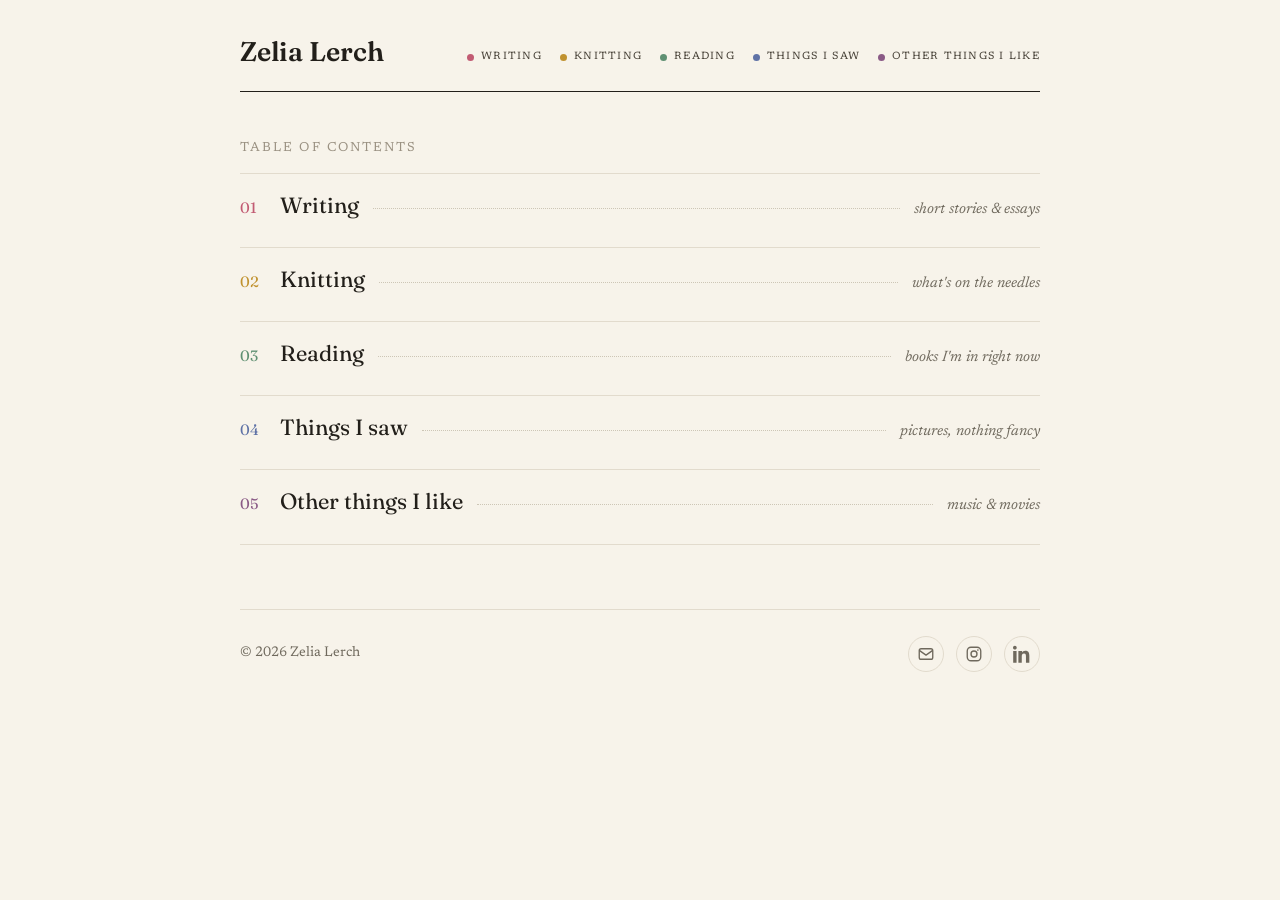
<file: index.html>
<!DOCTYPE html>
<html lang="en">
<head>
<meta charset="utf-8">
<meta name="viewport" content="width=device-width, initial-scale=1">
<title>Zelia Lerch</title>
<link rel="preconnect" href="https://fonts.googleapis.com">
<link rel="preconnect" href="https://fonts.gstatic.com" crossorigin>
<link href="https://fonts.googleapis.com/css2?family=Fraunces:ital,opsz,wght@0,9..144,400;0,9..144,500;0,9..144,600;1,9..144,400&family=Newsreader:ital,opsz,wght@0,6..72,400;0,6..72,500;1,6..72,400&display=swap" rel="stylesheet">
<link href="style.css" rel="stylesheet">
<link rel="icon" href="favicon.ico" sizes="any">
<link rel="icon" type="image/png" sizes="32x32" href="favicon-32.png">
<link rel="icon" type="image/png" sizes="16x16" href="favicon-16.png">
<link rel="apple-touch-icon" href="apple-touch-icon.png">
</head>
<body class="sec-home">
<div class="wrap">

  <header class="site-header">
    <div class="headrow">
      <!-- EDIT: name -->
      <a class="brand" href="index.html">Zelia Lerch</a>
      <nav class="nav">
        <a class="navlink" style="--c:#c25b73" href="writing.html"><span class="dot"></span>Writing<svg class="squig" viewBox="0 0 200 12" preserveAspectRatio="none" fill="none"><path d="M2 8 Q14 2 26 8 T50 8 T74 8 T98 8 T122 8 T146 8 T170 8 T196 8" stroke="currentColor" stroke-width="3" stroke-linecap="round"/></svg></a>
        <a class="navlink" style="--c:#c0922f" href="knitting.html"><span class="dot"></span>Knitting<svg class="squig" viewBox="0 0 200 12" preserveAspectRatio="none" fill="none"><path d="M2 8 Q14 2 26 8 T50 8 T74 8 T98 8 T122 8 T146 8 T170 8 T196 8" stroke="currentColor" stroke-width="3" stroke-linecap="round"/></svg></a>
        <a class="navlink" style="--c:#5f9072" href="reading.html"><span class="dot"></span>Reading<svg class="squig" viewBox="0 0 200 12" preserveAspectRatio="none" fill="none"><path d="M2 8 Q14 2 26 8 T50 8 T74 8 T98 8 T122 8 T146 8 T170 8 T196 8" stroke="currentColor" stroke-width="3" stroke-linecap="round"/></svg></a>
        <a class="navlink" style="--c:#5f72a6" href="things-i-saw.html"><span class="dot"></span>Things I saw<svg class="squig" viewBox="0 0 200 12" preserveAspectRatio="none" fill="none"><path d="M2 8 Q14 2 26 8 T50 8 T74 8 T98 8 T122 8 T146 8 T170 8 T196 8" stroke="currentColor" stroke-width="3" stroke-linecap="round"/></svg></a>
        <a class="navlink" style="--c:#8a5a86" href="other-things.html"><span class="dot"></span>Other things I like<svg class="squig" viewBox="0 0 200 12" preserveAspectRatio="none" fill="none"><path d="M2 8 Q14 2 26 8 T50 8 T74 8 T98 8 T122 8 T146 8 T170 8 T196 8" stroke="currentColor" stroke-width="3" stroke-linecap="round"/></svg></a>
      </nav>
    </div>
  </header>

  <section class="toc">
    <p class="eyebrow">Table of Contents</p>

    <a class="toc-row" style="--c:#c25b73" href="writing.html">
      <span class="num">01</span>
      <span class="titlewrap"><span class="title">Writing</span><svg class="squig" viewBox="0 0 200 12" preserveAspectRatio="none" fill="none"><path d="M2 8 Q14 2 26 8 T50 8 T74 8 T98 8 T122 8 T146 8 T170 8 T196 8" stroke="currentColor" stroke-width="3" stroke-linecap="round"/></svg></span>
      <span class="leader"></span>
      <span class="desc">short stories &amp; essays</span>
    </a>
    <a class="toc-row" style="--c:#c0922f" href="knitting.html">
      <span class="num">02</span>
      <span class="titlewrap"><span class="title">Knitting</span><svg class="squig" viewBox="0 0 200 12" preserveAspectRatio="none" fill="none"><path d="M2 8 Q14 2 26 8 T50 8 T74 8 T98 8 T122 8 T146 8 T170 8 T196 8" stroke="currentColor" stroke-width="3" stroke-linecap="round"/></svg></span>
      <span class="leader"></span>
      <span class="desc">what's on the needles</span>
    </a>
    <a class="toc-row" style="--c:#5f9072" href="reading.html">
      <span class="num">03</span>
      <span class="titlewrap"><span class="title">Reading</span><svg class="squig" viewBox="0 0 200 12" preserveAspectRatio="none" fill="none"><path d="M2 8 Q14 2 26 8 T50 8 T74 8 T98 8 T122 8 T146 8 T170 8 T196 8" stroke="currentColor" stroke-width="3" stroke-linecap="round"/></svg></span>
      <span class="leader"></span>
      <span class="desc">books I'm in right now</span>
    </a>
    <a class="toc-row" style="--c:#5f72a6" href="things-i-saw.html">
      <span class="num">04</span>
      <span class="titlewrap"><span class="title">Things I saw</span><svg class="squig" viewBox="0 0 200 12" preserveAspectRatio="none" fill="none"><path d="M2 8 Q14 2 26 8 T50 8 T74 8 T98 8 T122 8 T146 8 T170 8 T196 8" stroke="currentColor" stroke-width="3" stroke-linecap="round"/></svg></span>
      <span class="leader"></span>
      <span class="desc">pictures, nothing fancy</span>
    </a>
    <a class="toc-row" style="--c:#8a5a86" href="other-things.html">
      <span class="num">05</span>
      <span class="titlewrap"><span class="title">Other things I like</span><svg class="squig" viewBox="0 0 200 12" preserveAspectRatio="none" fill="none"><path d="M2 8 Q14 2 26 8 T50 8 T74 8 T98 8 T122 8 T146 8 T170 8 T196 8" stroke="currentColor" stroke-width="3" stroke-linecap="round"/></svg></span>
      <span class="leader"></span>
      <span class="desc">music &amp; movies</span>
    </a>
  </section>

  <footer class="site-footer">
    <span>© 2026 Zelia Lerch</span>
    <span class="links"><a href="mailto:xcl2112@barnard.edu" aria-label="Email" title="Email"><svg viewBox="0 0 24 24" fill="none" stroke="currentColor" stroke-width="1.8" stroke-linecap="round" stroke-linejoin="round"><rect x="3" y="5" width="18" height="14" rx="2.5"/><path d="M3.5 7.5l8.5 6 8.5-6"/></svg></a><a href="https://instagram.com/zelialerch" target="_blank" rel="noopener" aria-label="Instagram" title="Instagram"><svg viewBox="0 0 24 24" fill="none" stroke="currentColor" stroke-width="1.8"><rect x="3" y="3" width="18" height="18" rx="5"/><circle cx="12" cy="12" r="4"/><circle cx="17.2" cy="6.8" r="1.1" fill="currentColor" stroke="none"/></svg></a><a href="https://www.linkedin.com/in/zelialerch/" target="_blank" rel="noopener" aria-label="LinkedIn" title="LinkedIn"><svg viewBox="0 0 24 24" fill="currentColor"><path d="M4.98 3.5C4.98 4.88 3.87 6 2.5 6S0 4.88 0 3.5 1.11 1 2.5 1s2.48 1.12 2.48 2.5zM.25 8h4.5v15.5H.25V8zm7.5 0h4.31v2.12h.06c.6-1.14 2.07-2.34 4.26-2.34 4.56 0 5.4 3 5.4 6.9v8.82h-4.5v-7.82c0-1.86-.03-4.26-2.6-4.26-2.6 0-3 2.03-3 4.12v7.96h-4.5V8z"/></svg></a></span>
  </footer>

</div>
</body>
</html>
</file>
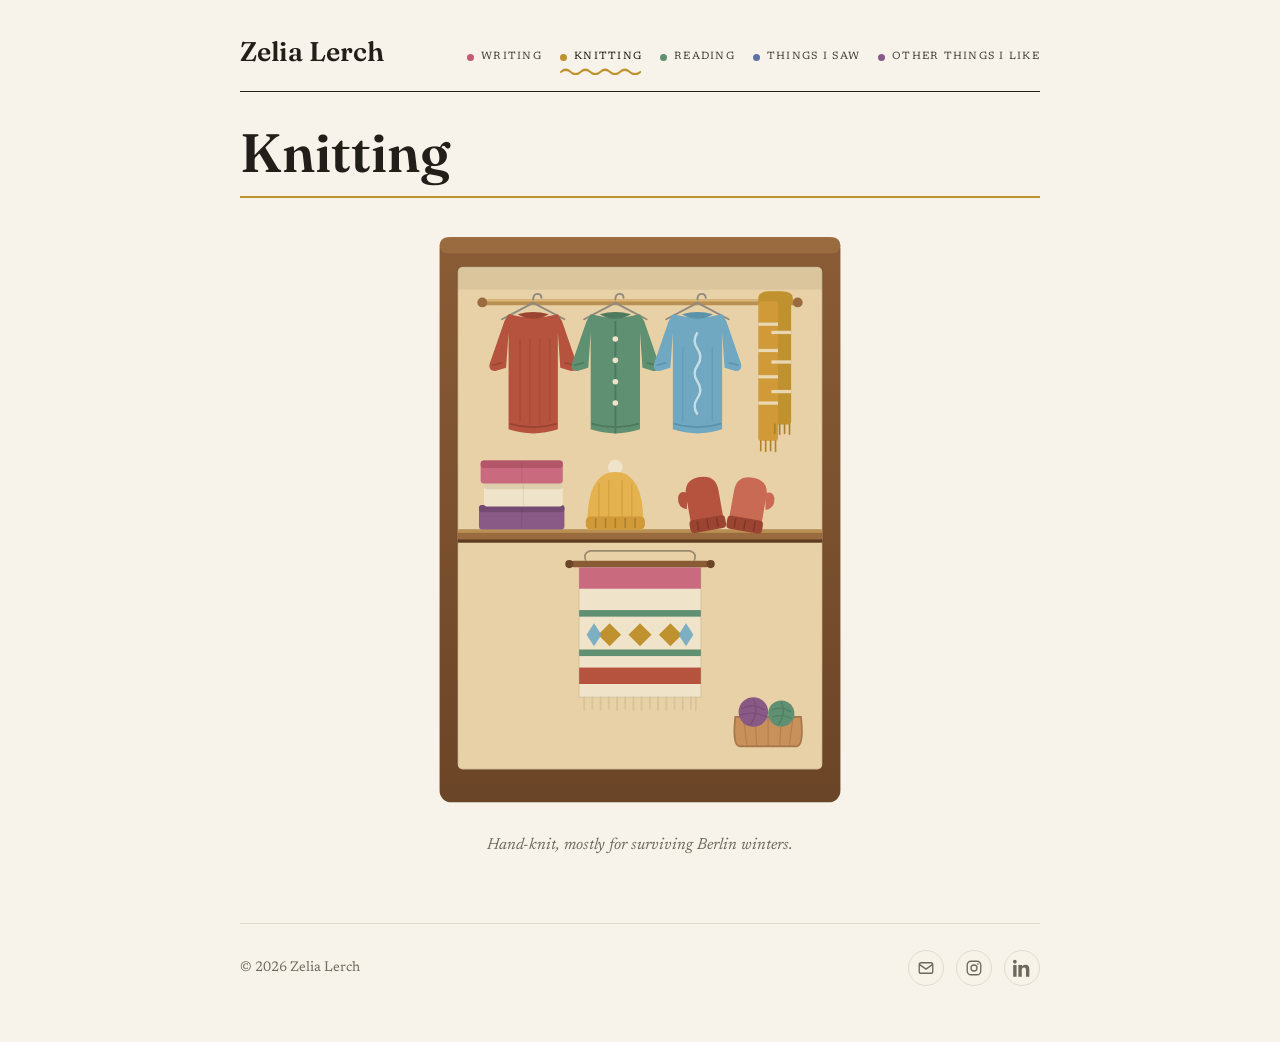
<file: knitting.html>
<!DOCTYPE html>
<html lang="en">
<head>
<meta charset="utf-8">
<meta name="viewport" content="width=device-width, initial-scale=1">
<title>Knitting — Zelia Lerch</title>
<link rel="preconnect" href="https://fonts.googleapis.com">
<link rel="preconnect" href="https://fonts.gstatic.com" crossorigin>
<link href="https://fonts.googleapis.com/css2?family=Fraunces:ital,opsz,wght@0,9..144,400;0,9..144,500;0,9..144,600;1,9..144,400&family=Newsreader:ital,opsz,wght@0,6..72,400;0,6..72,500;1,6..72,400&display=swap" rel="stylesheet">
<link href="style.css" rel="stylesheet">
<style>
  .closetart{display:block;width:100%;max-width:460px;margin:26px auto 0;}
  .closet-cap{text-align:center;font-style:italic;color:var(--muted);font-size:16px;margin:18px 0 0;}
</style>
<link rel="icon" href="favicon.ico" sizes="any">
<link rel="icon" type="image/png" sizes="32x32" href="favicon-32.png">
<link rel="icon" type="image/png" sizes="16x16" href="favicon-16.png">
<link rel="apple-touch-icon" href="apple-touch-icon.png">
</head>
<body class="sec-knitting">
<div class="wrap">

  <header class="site-header">
    <div class="headrow">
      <a class="brand" href="index.html">Zelia Lerch</a>
      <nav class="nav">
        <a class="navlink" style="--c:#c25b73" href="writing.html"><span class="dot"></span>Writing<svg class="squig" viewBox="0 0 200 12" preserveAspectRatio="none" fill="none"><path d="M2 8 Q14 2 26 8 T50 8 T74 8 T98 8 T122 8 T146 8 T170 8 T196 8" stroke="currentColor" stroke-width="3" stroke-linecap="round"/></svg></a>
        <a class="navlink current" style="--c:#c0922f" href="knitting.html"><span class="dot"></span>Knitting<svg class="squig" viewBox="0 0 200 12" preserveAspectRatio="none" fill="none"><path d="M2 8 Q14 2 26 8 T50 8 T74 8 T98 8 T122 8 T146 8 T170 8 T196 8" stroke="currentColor" stroke-width="3" stroke-linecap="round"/></svg></a>
        <a class="navlink" style="--c:#5f9072" href="reading.html"><span class="dot"></span>Reading<svg class="squig" viewBox="0 0 200 12" preserveAspectRatio="none" fill="none"><path d="M2 8 Q14 2 26 8 T50 8 T74 8 T98 8 T122 8 T146 8 T170 8 T196 8" stroke="currentColor" stroke-width="3" stroke-linecap="round"/></svg></a>
        <a class="navlink" style="--c:#5f72a6" href="things-i-saw.html"><span class="dot"></span>Things I saw<svg class="squig" viewBox="0 0 200 12" preserveAspectRatio="none" fill="none"><path d="M2 8 Q14 2 26 8 T50 8 T74 8 T98 8 T122 8 T146 8 T170 8 T196 8" stroke="currentColor" stroke-width="3" stroke-linecap="round"/></svg></a>
        <a class="navlink" style="--c:#8a5a86" href="other-things.html"><span class="dot"></span>Other things I like<svg class="squig" viewBox="0 0 200 12" preserveAspectRatio="none" fill="none"><path d="M2 8 Q14 2 26 8 T50 8 T74 8 T98 8 T122 8 T146 8 T170 8 T196 8" stroke="currentColor" stroke-width="3" stroke-linecap="round"/></svg></a>
      </nav>
    </div>
  </header>

  <h1 class="page-title">Knitting</h1>
  <div class="title-rule"></div>

  <!-- Illustrated closet of Zelia's knits (decorative for now; real pieces + links to come). -->
  <svg class="closetart" viewBox="0 0 560 720" xmlns="http://www.w3.org/2000/svg" role="img" aria-label="An illustrated wardrobe of hand-knit pieces: sweaters and a cardigan on hangers, a draped scarf, folded knits, a bobble hat, mittens, and a woven tapestry.">
    <defs>
      <linearGradient id="kwood" x1="0" y1="0" x2="0" y2="1"><stop offset="0" stop-color="#8a5c36"/><stop offset="1" stop-color="#6b4527"/></linearGradient>
    </defs>

    <!-- ===== wardrobe ===== -->
    <rect x="36" y="16" width="488" height="688" rx="14" fill="url(#kwood)"/>
    <rect x="36" y="16" width="488" height="20" rx="10" fill="#9a6b3e"/>
    <rect x="58" y="52" width="444" height="612" rx="6" fill="#e8d1a6"/>
    <rect x="58" y="52" width="444" height="28" fill="#000" opacity="0.06"/>
    <rect x="58" y="52" width="444" height="612" rx="6" fill="none" stroke="#000" stroke-opacity="0.10" stroke-width="2"/>

    <!-- ===== hanging rail ===== -->
    <rect x="84" y="92" width="392" height="7" rx="3.5" fill="#b98f52"/>
    <rect x="84" y="92" width="392" height="2.4" rx="1.2" fill="#d9b676"/>
    <circle cx="88" cy="95.5" r="6" fill="#9a6b3e"/><circle cx="472" cy="95.5" r="6" fill="#9a6b3e"/>

    <!-- ===== hung: sweater (rust) cx=150 ===== -->
    <path d="M150 92 q0 -7 5 -7 q5 0 5 5" fill="none" stroke="#8f8a7e" stroke-width="2.3" stroke-linecap="round"/>
    <path d="M112 116 L150 96 L188 116" fill="none" stroke="#8f8a7e" stroke-width="2.3" stroke-linejoin="round" stroke-linecap="round"/>
    <path d="M120 110 Q150 118 180 110 L185 118 L203 170 Q205 179 196 179 L183 175 L180 132 L180 250 Q150 260 120 250 L120 132 L117 175 L104 179 Q95 179 97 170 L115 118 Z" fill="#b5533f"/>
    <path d="M131 110 Q150 121 169 110 Q150 104 131 110 Z" fill="#9c4432"/>
    <g stroke="#9c4432" stroke-width="1.6" opacity="0.55"><line x1="134" y1="140" x2="134" y2="240"/><line x1="146" y1="140" x2="146" y2="244"/><line x1="158" y1="140" x2="158" y2="244"/><line x1="170" y1="140" x2="170" y2="240"/></g>
    <path d="M121 243 Q150 252 179 243" fill="none" stroke="#9c4432" stroke-width="2.4"/>
    <g stroke="#9c4432" stroke-width="2"><line x1="100" y1="172" x2="112" y2="169"/><line x1="188" y1="169" x2="200" y2="172"/></g>

    <!-- ===== hung: cardigan (sage) cx=250 ===== -->
    <path d="M250 92 q0 -7 5 -7 q5 0 5 5" fill="none" stroke="#8f8a7e" stroke-width="2.3" stroke-linecap="round"/>
    <path d="M212 116 L250 96 L288 116" fill="none" stroke="#8f8a7e" stroke-width="2.3" stroke-linejoin="round" stroke-linecap="round"/>
    <path d="M220 110 Q250 118 280 110 L285 118 L303 170 Q305 179 296 179 L283 175 L280 132 L280 250 Q250 260 220 250 L220 132 L217 175 L204 179 Q195 179 197 170 L215 118 Z" fill="#5f9072"/>
    <path d="M231 110 Q250 121 269 110 Q250 104 231 110 Z" fill="#4e7a5f"/>
    <line x1="250" y1="118" x2="250" y2="255" stroke="#4e7a5f" stroke-width="2.4"/>
    <g fill="#efe3c9"><circle cx="250" cy="140" r="3.4"/><circle cx="250" cy="166" r="3.4"/><circle cx="250" cy="192" r="3.4"/><circle cx="250" cy="218" r="3.4"/></g>
    <path d="M221 243 Q250 252 279 243" fill="none" stroke="#4e7a5f" stroke-width="2.4"/>
    <g stroke="#4e7a5f" stroke-width="2"><line x1="200" y1="172" x2="212" y2="169"/><line x1="288" y1="169" x2="300" y2="172"/></g>

    <!-- ===== hung: sweater (dusty blue) cx=350 ===== -->
    <path d="M350 92 q0 -7 5 -7 q5 0 5 5" fill="none" stroke="#8f8a7e" stroke-width="2.3" stroke-linecap="round"/>
    <path d="M312 116 L350 96 L388 116" fill="none" stroke="#8f8a7e" stroke-width="2.3" stroke-linejoin="round" stroke-linecap="round"/>
    <path d="M320 110 Q350 118 380 110 L385 118 L403 170 Q405 179 396 179 L383 175 L380 132 L380 250 Q350 260 320 250 L320 132 L317 175 L304 179 Q295 179 297 170 L315 118 Z" fill="#6fa8c0"/>
    <path d="M331 110 Q350 121 369 110 Q350 104 331 110 Z" fill="#5b93ab"/>
    <path d="M350 132 q-7 10 0 20 q7 10 0 20 q-7 10 0 20 q7 10 0 20 q-7 10 0 20" fill="none" stroke="#eaf3f6" stroke-width="3" opacity="0.7"/>
    <g stroke="#5b93ab" stroke-width="1.6" opacity="0.5"><line x1="332" y1="150" x2="332" y2="240"/><line x1="368" y1="150" x2="368" y2="240"/></g>
    <path d="M321 243 Q350 252 379 243" fill="none" stroke="#5b93ab" stroke-width="2.4"/>
    <g stroke="#5b93ab" stroke-width="2"><line x1="300" y1="172" x2="312" y2="169"/><line x1="388" y1="169" x2="400" y2="172"/></g>

    <!-- ===== draped scarf (mustard) over rail near x=440 ===== -->
    <path d="M424 90 Q424 82 438 82 L452 82 Q466 82 466 90 L466 96 L424 96 Z" fill="#c0922f"/>
    <rect x="440" y="94" width="24" height="150" rx="3" fill="#c0922f"/>
    <rect x="424" y="94" width="24" height="170" rx="3" fill="#cf9a37"/>
    <g stroke="#efe3c9" stroke-width="4" opacity="0.85"><line x1="424" y1="122" x2="448" y2="122"/><line x1="424" y1="154" x2="448" y2="154"/><line x1="424" y1="186" x2="448" y2="186"/><line x1="424" y1="218" x2="448" y2="218"/><line x1="440" y1="132" x2="464" y2="132"/><line x1="440" y1="168" x2="464" y2="168"/><line x1="440" y1="204" x2="464" y2="204"/></g>
    <g stroke="#b5831f" stroke-width="2" stroke-linecap="round"><line x1="427" y1="264" x2="427" y2="276"/><line x1="433" y1="264" x2="433" y2="277"/><line x1="439" y1="264" x2="439" y2="276"/><line x1="445" y1="264" x2="445" y2="277"/></g>
    <g stroke="#a97e2c" stroke-width="2" stroke-linecap="round"><line x1="444" y1="244" x2="444" y2="255"/><line x1="450" y1="244" x2="450" y2="256"/><line x1="456" y1="244" x2="456" y2="255"/><line x1="462" y1="244" x2="462" y2="256"/></g>

    <!-- ===== shelf ===== -->
    <rect x="58" y="372" width="444" height="14" fill="#9a6b3e"/>
    <rect x="58" y="372" width="444" height="4" fill="#b98f52"/>
    <rect x="58" y="384" width="444" height="4" fill="#5f3d22"/>

    <!-- folded stack (left) -->
    <rect x="84" y="342" width="104" height="30" rx="4" fill="#8a5a86"/><rect x="84" y="342" width="104" height="9" rx="4" fill="#744a72"/>
    <rect x="90" y="314" width="96" height="30" rx="4" fill="#efe3c9"/><rect x="90" y="314" width="96" height="9" rx="4" fill="#ddceac"/>
    <rect x="86" y="288" width="100" height="28" rx="4" fill="#c96a7e"/><rect x="86" y="288" width="100" height="9" rx="4" fill="#b25668"/>
    <g stroke="#000" stroke-opacity="0.07" stroke-width="1.4"><line x1="136" y1="345" x2="136" y2="370"/><line x1="138" y1="317" x2="138" y2="342"/><line x1="136" y1="291" x2="136" y2="314"/></g>

    <!-- bobble hat (mustard) middle -->
    <circle cx="250" cy="296" r="9" fill="#efe3c9"/>
    <path d="M216 372 Q214 302 250 302 Q286 302 284 372 Z" fill="#e4b24e"/>
    <g stroke="#cf9a37" stroke-width="1.8" opacity="0.6"><line x1="230" y1="316" x2="230" y2="372"/><line x1="242" y1="312" x2="242" y2="372"/><line x1="258" y1="312" x2="258" y2="372"/><line x1="270" y1="316" x2="270" y2="372"/></g>
    <rect x="214" y="356" width="72" height="16" rx="6" fill="#cf9a37"/>
    <g stroke="#a97e2c" stroke-width="1.8"><line x1="226" y1="358" x2="226" y2="370"/><line x1="238" y1="358" x2="238" y2="370"/><line x1="250" y1="358" x2="250" y2="370"/><line x1="262" y1="358" x2="262" y2="370"/><line x1="274" y1="358" x2="274" y2="370"/></g>

    <!-- mittens (rust) right -->
    <g transform="rotate(-10 356 340)">
      <path d="M338 372 L338 328 Q338 308 358 308 Q378 308 378 328 L378 372 Z" fill="#b5533f"/>
      <path d="M336 344 Q325 340 328 328 Q331 319 340 324 Z" fill="#b5533f"/>
      <rect x="336" y="358" width="44" height="16" rx="5" fill="#9c4432"/>
      <g stroke="#7f3626" stroke-width="1.6"><line x1="346" y1="360" x2="346" y2="372"/><line x1="358" y1="360" x2="358" y2="372"/><line x1="370" y1="360" x2="370" y2="372"/></g>
    </g>
    <g transform="rotate(10 410 340)">
      <path d="M392 372 L392 328 Q392 308 412 308 Q432 308 432 328 L432 372 Z" fill="#c96a54"/>
      <path d="M434 344 Q445 340 442 328 Q439 319 430 324 Z" fill="#c96a54"/>
      <rect x="390" y="358" width="44" height="16" rx="5" fill="#9c4432"/>
      <g stroke="#7f3626" stroke-width="1.6"><line x1="400" y1="360" x2="400" y2="372"/><line x1="412" y1="360" x2="412" y2="372"/><line x1="424" y1="360" x2="424" y2="372"/></g>
    </g>

    <!-- ===== lower: woven tapestry ===== -->
    <rect x="196" y="410" width="168" height="8" rx="3" fill="#8a5c36"/>
    <circle cx="194" cy="414" r="5" fill="#6b4527"/><circle cx="366" cy="414" r="5" fill="#6b4527"/>
    <path d="M214 410 Q210 400 220 398 L340 398 Q350 400 346 410" fill="none" stroke="#9a8a6e" stroke-width="2"/>
    <rect x="206" y="418" width="148" height="158" fill="#efe3c9"/>
    <rect x="206" y="418" width="148" height="26" fill="#c96a7e"/>
    <rect x="206" y="470" width="148" height="8" fill="#5f9072"/>
    <rect x="206" y="518" width="148" height="8" fill="#5f9072"/>
    <g fill="#c0922f"><path d="M243 486 l14 14 -14 14 -14 -14 Z"/><path d="M280 486 l14 14 -14 14 -14 -14 Z"/><path d="M317 486 l14 14 -14 14 -14 -14 Z"/></g>
    <g fill="#6fa8c0"><path d="M224 486 l9 14 -9 14 -9 -14 Z" opacity="0.9"/><path d="M336 486 l9 14 -9 14 -9 -14 Z" opacity="0.9"/></g>
    <rect x="206" y="540" width="148" height="20" fill="#b5533f"/>
    <rect x="206" y="418" width="148" height="158" fill="none" stroke="#000" stroke-opacity="0.08" stroke-width="1.5"/>
    <g stroke="#d8c39a" stroke-width="2.2" stroke-linecap="round"><line x1="212" y1="576" x2="212" y2="592"/><line x1="222" y1="576" x2="222" y2="590"/><line x1="232" y1="576" x2="232" y2="592"/><line x1="242" y1="576" x2="242" y2="590"/><line x1="252" y1="576" x2="252" y2="592"/><line x1="262" y1="576" x2="262" y2="590"/><line x1="272" y1="576" x2="272" y2="592"/><line x1="282" y1="576" x2="282" y2="592"/><line x1="292" y1="576" x2="292" y2="590"/><line x1="302" y1="576" x2="302" y2="592"/><line x1="312" y1="576" x2="312" y2="592"/><line x1="322" y1="576" x2="322" y2="590"/><line x1="332" y1="576" x2="332" y2="592"/><line x1="342" y1="576" x2="342" y2="590"/><line x1="348" y1="576" x2="348" y2="592"/></g>

    <!-- yarn balls in a little basket (lower right) -->
    <path d="M396 600 Q392 636 402 636 L470 636 Q480 636 476 600 Z" fill="#c8905a"/>
    <path d="M396 600 Q392 636 402 636 L470 636 Q480 636 476 600 Z" fill="none" stroke="#a5764a" stroke-width="2"/>
    <g stroke="#a5764a" stroke-width="1.4" opacity="0.6"><line x1="406" y1="602" x2="410" y2="634"/><line x1="420" y1="601" x2="422" y2="635"/><line x1="436" y1="601" x2="436" y2="635"/><line x1="452" y1="601" x2="450" y2="635"/><line x1="466" y1="602" x2="462" y2="634"/></g>
    <circle cx="418" cy="594" r="18" fill="#8a5a86"/>
    <g stroke="#744a72" stroke-width="1.6" fill="none" opacity="0.7"><path d="M404 590 Q418 582 432 592"/><path d="M402 598 Q418 592 434 600"/><path d="M418 578 Q426 594 414 610"/></g>
    <circle cx="452" cy="596" r="16" fill="#5f9072"/>
    <g stroke="#4e7a5f" stroke-width="1.6" fill="none" opacity="0.7"><path d="M440 592 Q452 586 464 594"/><path d="M441 600 Q452 596 465 602"/><path d="M452 582 Q459 596 448 610"/></g>
  </svg>
  <p class="closet-cap">Hand-knit, mostly for surviving Berlin winters.</p>

  <footer class="site-footer">
    <span>© 2026 Zelia Lerch</span>
    <span class="links"><a href="mailto:xcl2112@barnard.edu" aria-label="Email" title="Email"><svg viewBox="0 0 24 24" fill="none" stroke="currentColor" stroke-width="1.8" stroke-linecap="round" stroke-linejoin="round"><rect x="3" y="5" width="18" height="14" rx="2.5"/><path d="M3.5 7.5l8.5 6 8.5-6"/></svg></a><a href="https://instagram.com/zelialerch" target="_blank" rel="noopener" aria-label="Instagram" title="Instagram"><svg viewBox="0 0 24 24" fill="none" stroke="currentColor" stroke-width="1.8"><rect x="3" y="3" width="18" height="18" rx="5"/><circle cx="12" cy="12" r="4"/><circle cx="17.2" cy="6.8" r="1.1" fill="currentColor" stroke="none"/></svg></a><a href="https://www.linkedin.com/in/zelialerch/" target="_blank" rel="noopener" aria-label="LinkedIn" title="LinkedIn"><svg viewBox="0 0 24 24" fill="currentColor"><path d="M4.98 3.5C4.98 4.88 3.87 6 2.5 6S0 4.88 0 3.5 1.11 1 2.5 1s2.48 1.12 2.48 2.5zM.25 8h4.5v15.5H.25V8zm7.5 0h4.31v2.12h.06c.6-1.14 2.07-2.34 4.26-2.34 4.56 0 5.4 3 5.4 6.9v8.82h-4.5v-7.82c0-1.86-.03-4.26-2.6-4.26-2.6 0-3 2.03-3 4.12v7.96h-4.5V8z"/></svg></a></span>
  </footer>

</div>
</body>
</html>
</file>
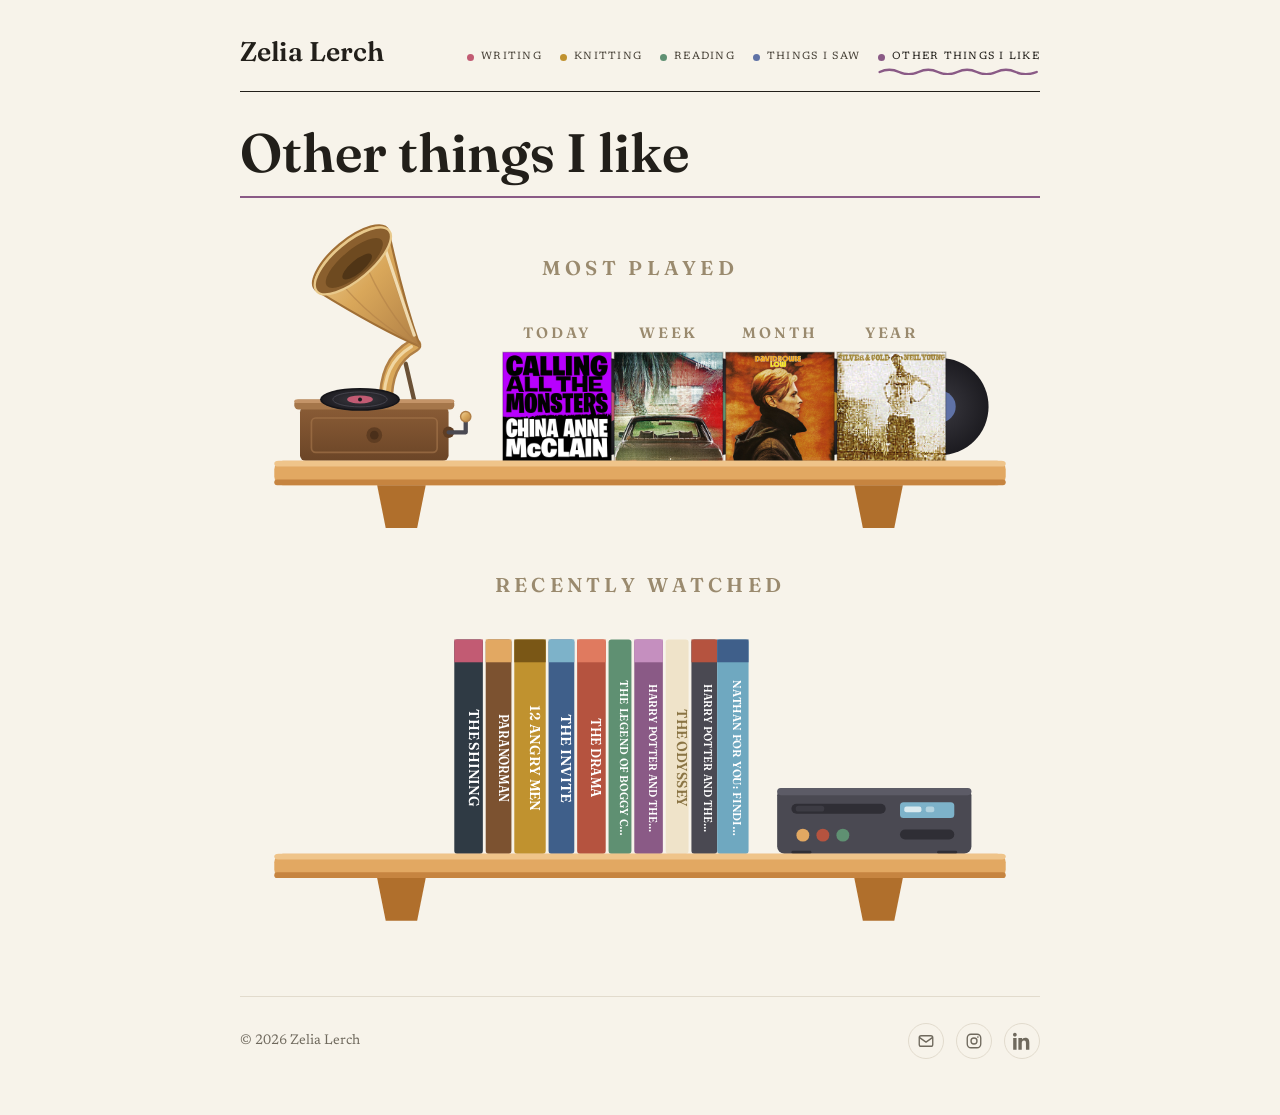
<file: other-things.html>
<!DOCTYPE html>
<html lang="en">
<head>
<meta charset="utf-8">
<meta name="viewport" content="width=device-width, initial-scale=1">
<title>Other things I like — Zelia Lerch</title>
<link rel="preconnect" href="https://fonts.googleapis.com">
<link rel="preconnect" href="https://fonts.gstatic.com" crossorigin>
<link href="https://fonts.googleapis.com/css2?family=Fraunces:ital,opsz,wght@0,9..144,400;0,9..144,500;0,9..144,600;0,9..144,700;1,9..144,400&family=Newsreader:ital,opsz,wght@0,6..72,400;0,6..72,500;1,6..72,400&display=swap" rel="stylesheet">
<link href="style.css" rel="stylesheet">
<style>
  .sec-other{--c:#8a5a86;}
  .shelfart{display:block;width:100%;max-width:none;margin:20px auto 0;}
  .shelfart a.item{cursor:pointer;}
  .moviepop{position:fixed;z-index:50;pointer-events:none;opacity:0;transition:opacity .12s ease;
    background:#fffdf8;border:1px solid #e6dcc6;border-radius:10px;box-shadow:0 12px 34px rgba(40,28,12,.28);
    padding:12px;display:flex;gap:12px;width:280px;}
  .moviepop.show{opacity:1;}
  .moviepop img{width:80px;height:auto;border-radius:3px;box-shadow:0 3px 8px rgba(0,0,0,.22);background:#ece5d6;flex:0 0 auto;}
  .moviepop .mp-t{font-family:var(--display);font-weight:600;font-size:16px;line-height:1.2;color:#221f1a;}
  .moviepop .mp-d{font-family:var(--body);font-style:italic;color:#6f695d;font-size:14px;margin-top:3px;}
  .moviepop .mp-r{font-size:15px;color:#c0922f;letter-spacing:2px;margin-top:6px;}
</style>
<link rel="icon" href="favicon.ico" sizes="any">
<link rel="icon" type="image/png" sizes="32x32" href="favicon-32.png">
<link rel="icon" type="image/png" sizes="16x16" href="favicon-16.png">
<link rel="apple-touch-icon" href="apple-touch-icon.png">
</head>
<body class="sec-other">
<div class="wrap">

  <header class="site-header">
    <div class="headrow">
      <a class="brand" href="index.html">Zelia Lerch</a>
      <nav class="nav">
        <a class="navlink" style="--c:#c25b73" href="writing.html"><span class="dot"></span>Writing<svg class="squig" viewBox="0 0 200 12" preserveAspectRatio="none" fill="none"><path d="M2 8 Q14 2 26 8 T50 8 T74 8 T98 8 T122 8 T146 8 T170 8 T196 8" stroke="currentColor" stroke-width="3" stroke-linecap="round"/></svg></a>
        <a class="navlink" style="--c:#c0922f" href="knitting.html"><span class="dot"></span>Knitting<svg class="squig" viewBox="0 0 200 12" preserveAspectRatio="none" fill="none"><path d="M2 8 Q14 2 26 8 T50 8 T74 8 T98 8 T122 8 T146 8 T170 8 T196 8" stroke="currentColor" stroke-width="3" stroke-linecap="round"/></svg></a>
        <a class="navlink" style="--c:#5f9072" href="reading.html"><span class="dot"></span>Reading<svg class="squig" viewBox="0 0 200 12" preserveAspectRatio="none" fill="none"><path d="M2 8 Q14 2 26 8 T50 8 T74 8 T98 8 T122 8 T146 8 T170 8 T196 8" stroke="currentColor" stroke-width="3" stroke-linecap="round"/></svg></a>
        <a class="navlink" style="--c:#5f72a6" href="things-i-saw.html"><span class="dot"></span>Things I saw<svg class="squig" viewBox="0 0 200 12" preserveAspectRatio="none" fill="none"><path d="M2 8 Q14 2 26 8 T50 8 T74 8 T98 8 T122 8 T146 8 T170 8 T196 8" stroke="currentColor" stroke-width="3" stroke-linecap="round"/></svg></a>
        <a class="navlink current" style="--c:#8a5a86" href="other-things.html"><span class="dot"></span>Other things I like<svg class="squig" viewBox="0 0 200 12" preserveAspectRatio="none" fill="none"><path d="M2 8 Q14 2 26 8 T50 8 T74 8 T98 8 T122 8 T146 8 T170 8 T196 8" stroke="currentColor" stroke-width="3" stroke-linecap="round"/></svg></a>
      </nav>
    </div>
  </header>

  <h1 class="page-title">Other things I like</h1>
  <div class="title-rule"></div>

  <svg class="shelfart" viewBox="0 0 560 500" xmlns="http://www.w3.org/2000/svg" role="img" aria-label="A shelf with a gramophone and records for most-played music, and a shelf of DVDs for recently watched films.">
    <defs>
      <radialGradient id="vinyl" cx="0.5" cy="0.5" r="0.5"><stop offset="0" stop-color="#3a3940"/><stop offset="1" stop-color="#1c1b20"/></radialGradient>
      <linearGradient id="brass" x1="0" y1="0" x2="1" y2="1"><stop offset="0" stop-color="#f0d6a2"/><stop offset="0.5" stop-color="#d9a75a"/><stop offset="1" stop-color="#b07f45"/></linearGradient>
      <linearGradient id="wood" x1="0" y1="0" x2="0" y2="1"><stop offset="0" stop-color="#8a5c36"/><stop offset="1" stop-color="#6b4527"/></linearGradient>
    </defs>

    <!-- ============ SHELF 1 — LISTENING (plank top y=170) ============ -->
    <text x="280" y="40" text-anchor="middle" font-family="Fraunces,serif" font-weight="600" font-size="14" letter-spacing="3" fill="#9a8a6e">MOST PLAYED</text>

    <!-- gramophone -->
    <a class="item" href="https://www.last.fm/" target="_blank" rel="noopener">
      <g>
        <!-- horn support rod -->
        <line x1="122" y1="128" x2="116" y2="102" stroke="#6b5136" stroke-width="3" stroke-linecap="round"/>
        <!-- horn neck: S-curve tube -->
        <path d="M102 130 C102 112 106 98 122 89" fill="none" stroke="#b07f45" stroke-width="10" stroke-linecap="round"/>
        <path d="M102 130 C102 112 106 98 122 89" fill="none" stroke="#d9a75a" stroke-width="6.5" stroke-linecap="round"/>
        <path d="M100.5 129 C101 112 105 99 120 90" fill="none" stroke="#f0d6a2" stroke-width="2.2" stroke-linecap="round"/>
        <!-- horn bell (morning-glory flare) -->
        <path d="M126 90 C107 82 88 72 54 51 A33 13 -40 1 1 104 9 C111 42 119 70 126 90 Z" fill="url(#brass)" stroke="#a06f35" stroke-width="1.5" stroke-linejoin="round"/>
        <!-- flute seams -->
        <path d="M126 90 C102 78 82 60 66 40" fill="none" stroke="#b07f45" stroke-width="1" opacity="0.55"/>
        <path d="M126 90 C108 72 96 52 86 28" fill="none" stroke="#b07f45" stroke-width="1" opacity="0.55"/>
        <path d="M126 90 C114 66 108 42 100 18" fill="none" stroke="#b07f45" stroke-width="1" opacity="0.5"/>
        <!-- highlight along upper edge -->
        <path d="M122 82 C114 60 108 40 101 20" fill="none" stroke="#f6e4bc" stroke-width="2.2" stroke-linecap="round" opacity="0.9"/>
        <!-- bell mouth rim + interior -->
        <ellipse cx="79" cy="30" rx="33" ry="13" transform="rotate(-40 79 30)" fill="#8a5f2e" stroke="#e8c98c" stroke-width="1.6"/>
        <ellipse cx="80" cy="31.5" rx="25" ry="9" transform="rotate(-40 80 31.5)" fill="#6e4a20"/>
        <ellipse cx="82" cy="34" rx="13" ry="4.5" transform="rotate(-40 82 34)" fill="#503516"/>
        <!-- cabinet -->
        <rect x="42" y="132" width="104" height="38" rx="4" fill="url(#wood)"/>
        <rect x="38" y="127" width="112" height="7" rx="3" fill="#a5764a"/>
        <rect x="38" y="127" width="112" height="2.5" rx="1.2" fill="#c49468"/>
        <rect x="50" y="140" width="88" height="24" rx="3" fill="none" stroke="#a5764a" stroke-width="1.2" opacity="0.65"/>
        <circle cx="94" cy="152" r="5.5" fill="#5f3d22"/><circle cx="94" cy="152" r="3" fill="#4a2f1a"/>
        <!-- turntable + record -->
        <ellipse cx="84" cy="127" rx="28" ry="8" fill="url(#vinyl)"/>
        <ellipse cx="84" cy="127" rx="27" ry="7.4" fill="none" stroke="#000" stroke-opacity="0.3" stroke-width="0.8"/>
        <ellipse cx="84" cy="127" rx="19" ry="5.2" fill="none" stroke="#4a4952" stroke-width="0.6"/>
        <ellipse cx="84" cy="127" rx="9" ry="2.8" fill="#c25b73"/>
        <circle cx="84" cy="127" r="1.4" fill="#1c1b20"/>
        <!-- crank -->
        <circle cx="146" cy="150" r="4" fill="#5f3d22"/>
        <path d="M146 150 L158 150 L158 141" fill="none" stroke="#4a4952" stroke-width="3" stroke-linecap="round" stroke-linejoin="round"/>
        <circle cx="158" cy="139" r="3.6" fill="url(#brass)" stroke="#b07f45"/>
      </g>
    </a>

    <!-- records: TODAY / WEEK / MONTH / YEAR — auto-filled from Zelia's Last.fm by update_lastfm.py -->
    <!-- LASTFM:START -->
    <a class="item" href="https://open.spotify.com/search/Calling%20All%20the%20Monsters%20China%20Anne%20McClain" target="_blank" rel="noopener" data-t="Calling All the Monsters" data-a="China Anne McClain" data-c="covers/lastfm-today.jpg?v=d1926b76" tabindex="0"><g><text x="222" y="84" text-anchor="middle" font-family="Fraunces,serif" font-weight="600" font-size="10.5" letter-spacing="2" fill="#9a8a6e">TODAY</text><circle cx="256" cy="132" r="34" fill="url(#vinyl)"/><circle cx="256" cy="132" r="11" fill="#c25b73"/><circle cx="256" cy="132" r="2" fill="#1c1b20"/><image href="covers/lastfm-today.jpg?v=d1926b76" x="184" y="94" width="76" height="76" preserveAspectRatio="xMidYMid slice"/><rect x="184" y="94" width="76" height="76" fill="none" stroke="#000" stroke-opacity="0.2"/></g></a>
    <a class="item" href="https://open.spotify.com/search/Sprawl%20II%20%28Mountains%20Beyond%20Mountains%29%20Arcade%20Fire" target="_blank" rel="noopener" data-t="Sprawl II (Mountains Beyond Mountains)" data-a="Arcade Fire" data-c="covers/lastfm-week.jpg?v=9025e624" tabindex="0"><g><text x="300" y="84" text-anchor="middle" font-family="Fraunces,serif" font-weight="600" font-size="10.5" letter-spacing="2" fill="#9a8a6e">WEEK</text><circle cx="334" cy="132" r="34" fill="url(#vinyl)"/><circle cx="334" cy="132" r="11" fill="#5f9072"/><circle cx="334" cy="132" r="2" fill="#1c1b20"/><image href="covers/lastfm-week.jpg?v=9025e624" x="262" y="94" width="76" height="76" preserveAspectRatio="xMidYMid slice"/><rect x="262" y="94" width="76" height="76" fill="none" stroke="#000" stroke-opacity="0.2"/></g></a>
    <a class="item" href="https://open.spotify.com/search/Sound%20and%20Vision%20David%20Bowie" target="_blank" rel="noopener" data-t="Sound and Vision" data-a="David Bowie" data-c="covers/lastfm-month.jpg?v=5a6fa3a5" tabindex="0"><g><text x="378" y="84" text-anchor="middle" font-family="Fraunces,serif" font-weight="600" font-size="10.5" letter-spacing="2" fill="#9a8a6e">MONTH</text><circle cx="412" cy="132" r="34" fill="url(#vinyl)"/><circle cx="412" cy="132" r="11" fill="#c0922f"/><circle cx="412" cy="132" r="2" fill="#1c1b20"/><image href="covers/lastfm-month.jpg?v=5a6fa3a5" x="340" y="94" width="76" height="76" preserveAspectRatio="xMidYMid slice"/><rect x="340" y="94" width="76" height="76" fill="none" stroke="#000" stroke-opacity="0.2"/></g></a>
    <a class="item" href="https://open.spotify.com/search/Razor%20Love%20Neil%20Young" target="_blank" rel="noopener" data-t="Razor Love" data-a="Neil Young" data-c="covers/lastfm-year.jpg?v=447a4089" tabindex="0"><g><text x="456" y="84" text-anchor="middle" font-family="Fraunces,serif" font-weight="600" font-size="10.5" letter-spacing="2" fill="#9a8a6e">YEAR</text><circle cx="490" cy="132" r="34" fill="url(#vinyl)"/><circle cx="490" cy="132" r="11" fill="#5f72a6"/><circle cx="490" cy="132" r="2" fill="#1c1b20"/><image href="covers/lastfm-year.jpg?v=447a4089" x="418" y="94" width="76" height="76" preserveAspectRatio="xMidYMid slice"/><rect x="418" y="94" width="76" height="76" fill="none" stroke="#000" stroke-opacity="0.2"/></g></a>
    <!-- LASTFM:END -->

    <!-- shelf 1 plank -->
    <rect x="24" y="170" width="512" height="17" rx="6" fill="#e2a862"/><rect x="24" y="170" width="512" height="4" rx="3" fill="#efc48a"/><rect x="24" y="183" width="512" height="4" rx="2" fill="#c68440"/>
    <path d="M96 187 h34 l-6 30 h-22 Z" fill="#b06f2c"/><path d="M430 187 h34 l-6 30 h-22 Z" fill="#b06f2c"/>

    <!-- ============ SHELF 2 — WATCHING (plank top y=445) ============ -->
    <text x="280" y="262" text-anchor="middle" font-family="Fraunces,serif" font-weight="600" font-size="14" letter-spacing="3" fill="#9a8a6e">RECENTLY WATCHED</text>

    <!-- DVD spines — auto-filled from Zelia's Letterboxd by update_letterboxd.py; edit the script, not these lines -->
    <!-- LETTERBOXD:START -->
    <a class="item" href="https://letterboxd.com/film/the-shining/" target="_blank" rel="noopener" data-t="The Shining" data-d="Stanley Kubrick" data-r="★★★★★" data-c="covers/lb-the-shining.jpg" tabindex="0"><g transform="translate(150,445)"><rect x="0" y="-150" width="20" height="150" rx="2" fill="#2f3a44"/><rect x="0" y="-150" width="20" height="16" fill="#c25b73"/><text x="10" y="-67" transform="rotate(90 10 -67)" text-anchor="middle" textLength="68" lengthAdjust="spacingAndGlyphs" font-family="Fraunces,serif" font-weight="600" font-size="10" fill="#fff">THE SHINING</text></g></a>
    <a class="item" href="https://letterboxd.com/film/paranorman/" target="_blank" rel="noopener" data-t="ParaNorman" data-d="Sam Fell, Chris Butler" data-r="★★★★" data-c="covers/lb-paranorman.jpg" tabindex="0"><g transform="translate(172,445)"><rect x="0" y="-150" width="18" height="150" rx="2" fill="#7c5230"/><rect x="0" y="-150" width="18" height="16" fill="#e2a862"/><text x="9" y="-67" transform="rotate(90 9 -67)" text-anchor="middle" textLength="62" lengthAdjust="spacingAndGlyphs" font-family="Fraunces,serif" font-weight="600" font-size="10" fill="#fff">PARANORMAN</text></g></a>
    <a class="item" href="https://letterboxd.com/film/12-angry-men/" target="_blank" rel="noopener" data-t="12 Angry Men" data-d="Sidney Lumet" data-r="★★★★★" data-c="covers/lb-12-angry-men.jpg" tabindex="0"><g transform="translate(192,445)"><rect x="0" y="-150" width="22" height="150" rx="2" fill="#c0922f"/><rect x="0" y="-150" width="22" height="16" fill="#7a5716"/><text x="11" y="-67" transform="rotate(90 11 -67)" text-anchor="middle" textLength="74" lengthAdjust="spacingAndGlyphs" font-family="Fraunces,serif" font-weight="600" font-size="10" fill="#fff">12 ANGRY MEN</text></g></a>
    <a class="item" href="https://letterboxd.com/film/the-invite-2026/" target="_blank" rel="noopener" data-t="The Invite" data-d="Olivia Wilde" data-r="★★★★" data-c="covers/lb-the-invite-2026.jpg" tabindex="0"><g transform="translate(216,445)"><rect x="0" y="-150" width="18" height="150" rx="2" fill="#3f5f8a"/><rect x="0" y="-150" width="18" height="16" fill="#7db2c9"/><text x="9" y="-67" transform="rotate(90 9 -67)" text-anchor="middle" textLength="62" lengthAdjust="spacingAndGlyphs" font-family="Fraunces,serif" font-weight="600" font-size="10" fill="#fff">THE INVITE</text></g></a>
    <a class="item" href="https://letterboxd.com/film/the-drama/" target="_blank" rel="noopener" data-t="The Drama" data-d="Kristoffer Borgli" data-r="★★★★" data-c="covers/lb-the-drama.jpg" tabindex="0"><g transform="translate(236,445)"><rect x="0" y="-150" width="20" height="150" rx="2" fill="#b5533f"/><rect x="0" y="-150" width="20" height="16" fill="#e07a5f"/><text x="10" y="-67" transform="rotate(90 10 -67)" text-anchor="middle" textLength="56" lengthAdjust="spacingAndGlyphs" font-family="Fraunces,serif" font-weight="600" font-size="10" fill="#fff">THE DRAMA</text></g></a>
    <a class="item" href="https://letterboxd.com/film/the-legend-of-boggy-creek/" target="_blank" rel="noopener" data-t="The Legend of Boggy Creek" data-d="Charles B. Pierce" data-r="★★" data-c="covers/lb-the-legend-of-boggy-creek.jpg" tabindex="0"><g transform="translate(258,445)"><rect x="0" y="-150" width="16" height="150" rx="2" fill="#5f9072"/><text x="8" y="-67" transform="rotate(90 8 -67)" text-anchor="middle" textLength="109" lengthAdjust="spacingAndGlyphs" font-family="Fraunces,serif" font-weight="600" font-size="8" fill="#fff">THE LEGEND OF BOGGY C…</text></g></a>
    <a class="item" href="https://letterboxd.com/film/harry-potter-and-the-half-blood-prince/" target="_blank" rel="noopener" data-t="Harry Potter and the Half-Blood Prince" data-d="David Yates" data-r="★★★★½" data-c="covers/lb-harry-potter-and-the-half-blood-prince.jpg" tabindex="0"><g transform="translate(276,445)"><rect x="0" y="-150" width="20" height="150" rx="2" fill="#8a5a86"/><rect x="0" y="-150" width="20" height="16" fill="#c58fbf"/><text x="10" y="-67" transform="rotate(90 10 -67)" text-anchor="middle" textLength="104" lengthAdjust="spacingAndGlyphs" font-family="Fraunces,serif" font-weight="600" font-size="8" fill="#fff">HARRY POTTER AND THE…</text></g></a>
    <a class="item" href="https://letterboxd.com/film/the-odyssey-2026/" target="_blank" rel="noopener" data-t="The Odyssey" data-d="Christopher Nolan" data-r="★★★★" data-c="covers/lb-the-odyssey-2026.jpg" tabindex="0"><g transform="translate(298,445)"><rect x="0" y="-150" width="16" height="150" rx="2" fill="#efe3c9"/><text x="8" y="-67" transform="rotate(90 8 -67)" text-anchor="middle" textLength="68" lengthAdjust="spacingAndGlyphs" font-family="Fraunces,serif" font-weight="600" font-size="10" fill="#8a7444">THE ODYSSEY</text></g></a>
    <a class="item" href="https://letterboxd.com/film/harry-potter-and-the-goblet-of-fire/" target="_blank" rel="noopener" data-t="Harry Potter and the Goblet of Fire" data-d="Mike Newell" data-r="★★★★" data-c="covers/lb-harry-potter-and-the-goblet-of-fire.jpg" tabindex="0"><g transform="translate(316,445)"><rect x="0" y="-150" width="18" height="150" rx="2" fill="#4a4952"/><rect x="0" y="-150" width="18" height="16" fill="#b5533f"/><text x="9" y="-67" transform="rotate(90 9 -67)" text-anchor="middle" textLength="104" lengthAdjust="spacingAndGlyphs" font-family="Fraunces,serif" font-weight="600" font-size="8" fill="#fff">HARRY POTTER AND THE…</text></g></a>
    <a class="item" href="https://letterboxd.com/film/nathan-for-you-finding-frances/" target="_blank" rel="noopener" data-t="Nathan for You: Finding Frances" data-d="Nathan Fielder" data-r="★★★★½" data-c="covers/lb-nathan-for-you-finding-frances.jpg" tabindex="0"><g transform="translate(334,445)"><rect x="0" y="-150" width="22" height="150" rx="2" fill="#6fa8c0"/><rect x="0" y="-150" width="22" height="16" fill="#3f5f8a"/><text x="11" y="-67" transform="rotate(90 11 -67)" text-anchor="middle" textLength="109" lengthAdjust="spacingAndGlyphs" font-family="Fraunces,serif" font-weight="600" font-size="8" fill="#fff">NATHAN FOR YOU: FINDI…</text></g></a>
    <!-- LETTERBOXD:END -->
    <!-- DVD player -->
    <g transform="translate(376,445)">
      <rect x="0" y="-46" width="136" height="46" rx="5" fill="#4a4952"/>
      <rect x="0" y="-46" width="136" height="5" rx="2.5" fill="#5c5b66"/>
      <!-- disc tray -->
      <rect x="10" y="-35" width="66" height="7" rx="3.5" fill="#2f2e35"/>
      <rect x="13" y="-33.5" width="20" height="4" rx="2" fill="#3d3c44"/>
      <!-- display -->
      <rect x="86" y="-36" width="38" height="11" rx="2.5" fill="#7db2c9"/>
      <rect x="89" y="-33" width="12" height="4" rx="1.5" fill="#eaf3f6" opacity="0.85"/>
      <rect x="104" y="-33" width="6" height="4" rx="1.5" fill="#eaf3f6" opacity="0.5"/>
      <!-- buttons -->
      <circle cx="18" cy="-13" r="4.5" fill="#e2a862"/>
      <circle cx="32" cy="-13" r="4.5" fill="#b5533f"/>
      <circle cx="46" cy="-13" r="4.5" fill="#5f9072"/>
      <rect x="86" y="-17" width="38" height="7" rx="3.5" fill="#2f2e35"/>
      <!-- feet -->
      <rect x="10" y="-2" width="14" height="2" rx="1" fill="#2f2e35"/>
      <rect x="112" y="-2" width="14" height="2" rx="1" fill="#2f2e35"/>
    </g>

    <!-- shelf 2 plank -->
    <rect x="24" y="445" width="512" height="17" rx="6" fill="#e2a862"/><rect x="24" y="445" width="512" height="4" rx="3" fill="#efc48a"/><rect x="24" y="458" width="512" height="4" rx="2" fill="#c68440"/>
    <path d="M96 462 h34 l-6 30 h-22 Z" fill="#b06f2c"/><path d="M430 462 h34 l-6 30 h-22 Z" fill="#b06f2c"/>
  </svg>

  <div id="moviepop" class="moviepop" aria-hidden="true">
    <img alt="">
    <div><div class="mp-t"></div><div class="mp-d"></div><div class="mp-r"></div></div>
  </div>

  <footer class="site-footer">
    <span>© 2026 Zelia Lerch</span>
    <span class="links"><a href="mailto:xcl2112@barnard.edu" aria-label="Email" title="Email"><svg viewBox="0 0 24 24" fill="none" stroke="currentColor" stroke-width="1.8" stroke-linecap="round" stroke-linejoin="round"><rect x="3" y="5" width="18" height="14" rx="2.5"/><path d="M3.5 7.5l8.5 6 8.5-6"/></svg></a><a href="https://instagram.com/zelialerch" target="_blank" rel="noopener" aria-label="Instagram" title="Instagram"><svg viewBox="0 0 24 24" fill="none" stroke="currentColor" stroke-width="1.8"><rect x="3" y="3" width="18" height="18" rx="5"/><circle cx="12" cy="12" r="4"/><circle cx="17.2" cy="6.8" r="1.1" fill="currentColor" stroke="none"/></svg></a><a href="https://www.linkedin.com/in/zelialerch/" target="_blank" rel="noopener" aria-label="LinkedIn" title="LinkedIn"><svg viewBox="0 0 24 24" fill="currentColor"><path d="M4.98 3.5C4.98 4.88 3.87 6 2.5 6S0 4.88 0 3.5 1.11 1 2.5 1s2.48 1.12 2.48 2.5zM.25 8h4.5v15.5H.25V8zm7.5 0h4.31v2.12h.06c.6-1.14 2.07-2.34 4.26-2.34 4.56 0 5.4 3 5.4 6.9v8.82h-4.5v-7.82c0-1.86-.03-4.26-2.6-4.26-2.6 0-3 2.03-3 4.12v7.96h-4.5V8z"/></svg></a></span>
  </footer>

</div>

<script>
(function(){
  var pop=document.getElementById('moviepop');
  if(!pop) return;
  var img=pop.querySelector('img'), t=pop.querySelector('.mp-t'), d=pop.querySelector('.mp-d'), r=pop.querySelector('.mp-r');
  function fill(el){
    t.textContent=el.getAttribute('data-t');
    var dir=el.getAttribute('data-d')||'', art=el.getAttribute('data-a')||'';
    var sub=dir?('dir. '+dir):art;               // movies show the director, records the artist
    d.textContent=sub; d.style.display=sub?'':'none';
    var stars=el.getAttribute('data-r')||'';
    r.textContent=stars; r.style.display=stars?'':'none';
    var c=el.getAttribute('data-c')||'';
    if(c){ img.src=c; img.style.display=''; } else { img.style.display='none'; }
  }
  function place(x,y){
    var pad=14, w=pop.offsetWidth, h=pop.offsetHeight;
    var nx=x+20, ny=y-h/2;
    if(nx+w+pad>window.innerWidth) nx=x-w-20;
    if(nx<pad) nx=pad;
    if(ny<pad) ny=pad;
    if(ny+h+pad>window.innerHeight) ny=window.innerHeight-h-pad;
    pop.style.left=nx+'px'; pop.style.top=ny+'px';
  }
  document.querySelectorAll('.shelfart a.item[data-t]').forEach(function(el){
    el.addEventListener('mouseenter', function(e){ fill(el); place(e.clientX,e.clientY); pop.classList.add('show'); });
    el.addEventListener('mousemove', function(e){ place(e.clientX,e.clientY); });
    el.addEventListener('mouseleave', function(){ pop.classList.remove('show'); });
    el.addEventListener('focus', function(){ fill(el); var rct=el.getBoundingClientRect(); place(rct.right, rct.top+rct.height/2); pop.classList.add('show'); });
    el.addEventListener('blur', function(){ pop.classList.remove('show'); });
  });
})();
</script>
</body>
</html>
</file>
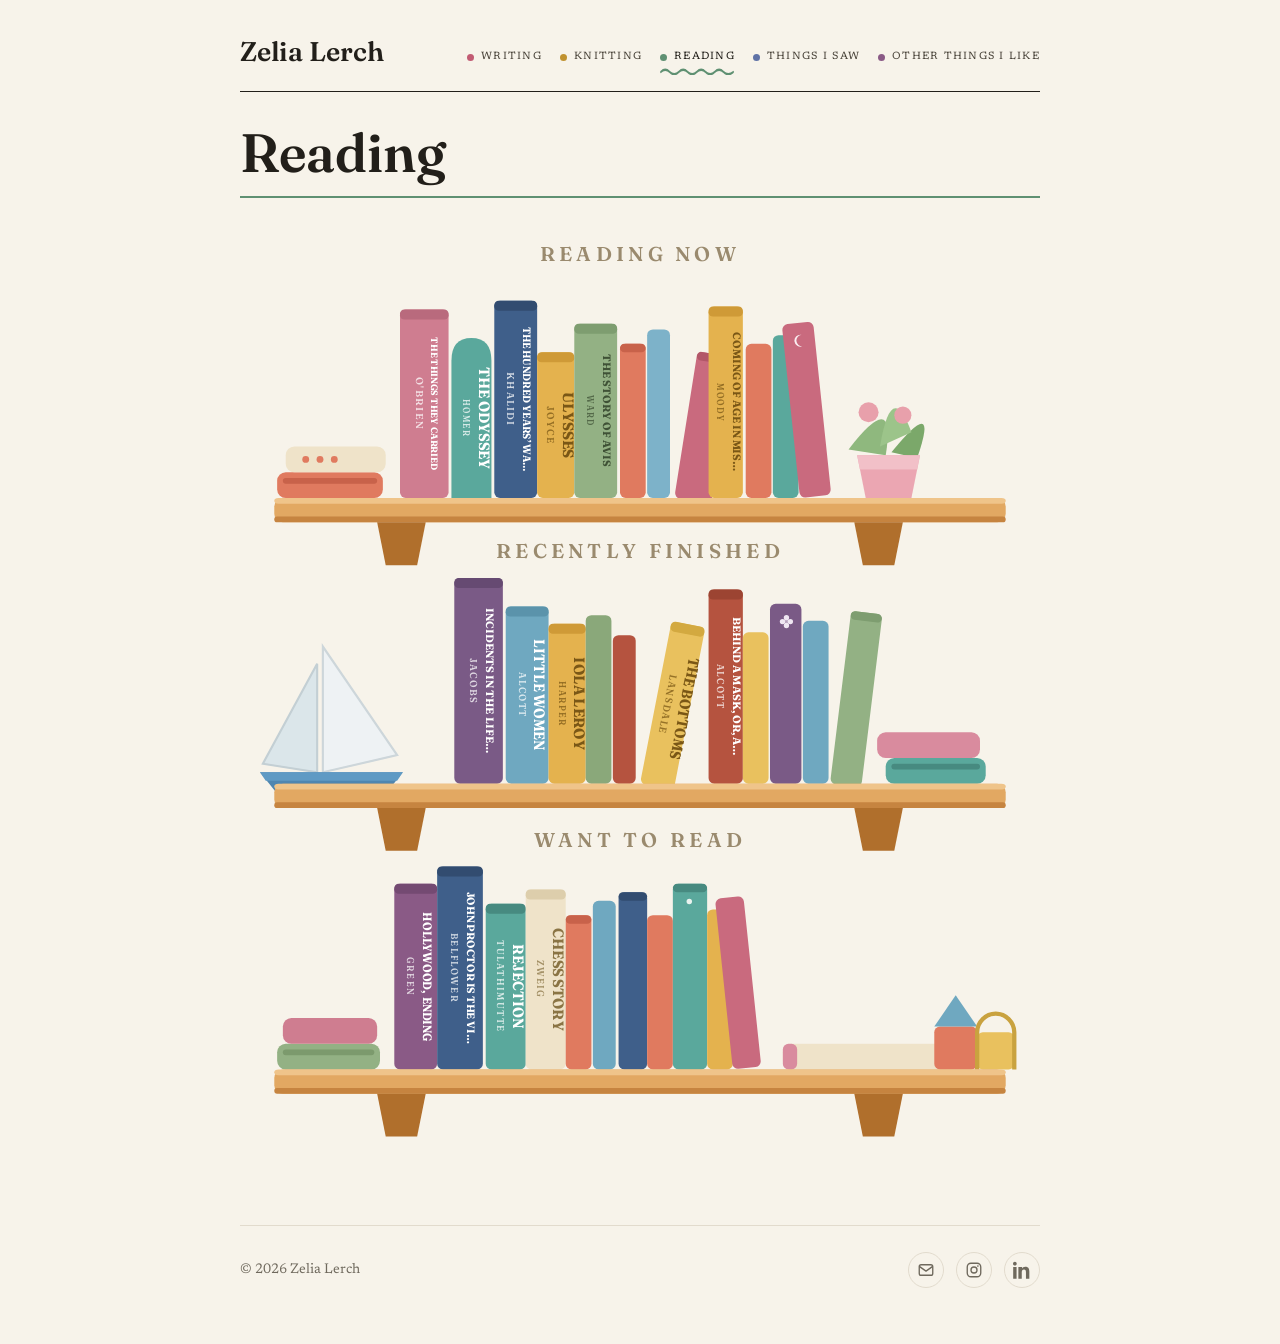
<file: reading.html>
<!DOCTYPE html>
<html lang="en">
<head>
<meta charset="utf-8">
<meta name="viewport" content="width=device-width, initial-scale=1">
<title>Reading — Zelia Lerch</title>
<link rel="preconnect" href="https://fonts.googleapis.com">
<link rel="preconnect" href="https://fonts.gstatic.com" crossorigin>
<link href="https://fonts.googleapis.com/css2?family=Fraunces:ital,opsz,wght@0,9..144,400;0,9..144,500;0,9..144,600;0,9..144,700;1,9..144,400&family=Newsreader:ital,opsz,wght@0,6..72,400;0,6..72,500;1,6..72,400&display=swap" rel="stylesheet">
<link href="style.css" rel="stylesheet">
<style>
  .shelfart{display:block;width:100%;max-width:none;margin:20px auto 0;}
  .shelfart a.book{cursor:pointer;}
  .shelfart a.book:focus-visible{outline:none;}
  .bookpop{position:fixed;z-index:50;pointer-events:none;opacity:0;transition:opacity .12s ease;
    background:#fffdf8;border:1px solid #e6dcc6;border-radius:10px;box-shadow:0 12px 34px rgba(40,28,12,.28);
    padding:12px;display:flex;gap:12px;width:272px;}
  .bookpop.show{opacity:1;}
  .bookpop img{width:80px;height:auto;border-radius:3px;box-shadow:0 3px 8px rgba(0,0,0,.22);background:#ece5d6;flex:0 0 auto;}
  .bookpop .bp-t{font-family:var(--display);font-weight:600;font-size:16px;line-height:1.2;color:#221f1a;}
  .bookpop .bp-a{font-family:var(--body);font-style:italic;color:#6f695d;font-size:14px;margin-top:3px;}
</style>
<link rel="icon" href="favicon.ico" sizes="any">
<link rel="icon" type="image/png" sizes="32x32" href="favicon-32.png">
<link rel="icon" type="image/png" sizes="16x16" href="favicon-16.png">
<link rel="apple-touch-icon" href="apple-touch-icon.png">
</head>
<body class="sec-reading">
<div class="wrap">

  <header class="site-header">
    <div class="headrow">
      <a class="brand" href="index.html">Zelia Lerch</a>
      <nav class="nav">
        <a class="navlink" style="--c:#c25b73" href="writing.html"><span class="dot"></span>Writing<svg class="squig" viewBox="0 0 200 12" preserveAspectRatio="none" fill="none"><path d="M2 8 Q14 2 26 8 T50 8 T74 8 T98 8 T122 8 T146 8 T170 8 T196 8" stroke="currentColor" stroke-width="3" stroke-linecap="round"/></svg></a>
        <a class="navlink" style="--c:#c0922f" href="knitting.html"><span class="dot"></span>Knitting<svg class="squig" viewBox="0 0 200 12" preserveAspectRatio="none" fill="none"><path d="M2 8 Q14 2 26 8 T50 8 T74 8 T98 8 T122 8 T146 8 T170 8 T196 8" stroke="currentColor" stroke-width="3" stroke-linecap="round"/></svg></a>
        <a class="navlink current" style="--c:#5f9072" href="reading.html"><span class="dot"></span>Reading<svg class="squig" viewBox="0 0 200 12" preserveAspectRatio="none" fill="none"><path d="M2 8 Q14 2 26 8 T50 8 T74 8 T98 8 T122 8 T146 8 T170 8 T196 8" stroke="currentColor" stroke-width="3" stroke-linecap="round"/></svg></a>
        <a class="navlink" style="--c:#5f72a6" href="things-i-saw.html"><span class="dot"></span>Things I saw<svg class="squig" viewBox="0 0 200 12" preserveAspectRatio="none" fill="none"><path d="M2 8 Q14 2 26 8 T50 8 T74 8 T98 8 T122 8 T146 8 T170 8 T196 8" stroke="currentColor" stroke-width="3" stroke-linecap="round"/></svg></a>
        <a class="navlink" style="--c:#8a5a86" href="other-things.html"><span class="dot"></span>Other things I like<svg class="squig" viewBox="0 0 200 12" preserveAspectRatio="none" fill="none"><path d="M2 8 Q14 2 26 8 T50 8 T74 8 T98 8 T122 8 T146 8 T170 8 T196 8" stroke="currentColor" stroke-width="3" stroke-linecap="round"/></svg></a>
      </nav>
    </div>
  </header>

  <h1 class="page-title">Reading</h1>
  <div class="title-rule"></div>

  <svg class="shelfart" viewBox="0 0 560 660" xmlns="http://www.w3.org/2000/svg" role="img" aria-label="An illustrated bookshelf of three wooden shelves holding colorful books, a potted plant, a sailboat, and wooden blocks. Hover or tap a labeled book for its cover; click to open it on Goodreads.">
    <defs>
      <symbol id="star" viewBox="0 0 10 10"><path d="M5 0 L6.2 3.5 L10 3.6 L6.9 5.8 L8 9.6 L5 7.2 L2 9.6 L3.1 5.8 L0 3.6 L3.8 3.5 Z"/></symbol>
      <symbol id="heart" viewBox="0 0 10 10"><path d="M5 9 C1 6.2 0.3 3.6 2.1 2.2 C3.3 1.2 4.4 1.9 5 3 C5.6 1.9 6.7 1.2 7.9 2.2 C9.7 3.6 9 6.2 5 9 Z"/></symbol>
      <symbol id="moon" viewBox="0 0 10 10"><path d="M6.6 0.6 A4.6 4.6 0 1 0 6.6 9.4 A3.6 3.6 0 1 1 6.6 0.6 Z"/></symbol>
      <symbol id="leaf" viewBox="0 0 10 10"><path d="M1.4 8.6 C1.4 3 4.4 1 8.6 1 C8.6 6.6 5.6 8.6 1.4 8.6 Z"/></symbol>
      <symbol id="flower" viewBox="0 0 10 10"><circle cx="5" cy="2.5" r="1.7"/><circle cx="2.5" cy="5" r="1.7"/><circle cx="7.5" cy="5" r="1.7"/><circle cx="5" cy="7.5" r="1.7"/><circle cx="5" cy="5" r="1.6" fill-opacity="0.5"/></symbol>
      <symbol id="diamond" viewBox="0 0 10 10"><path d="M5 0.4 L9.2 5 L5 9.6 L0.8 5 Z"/></symbol>
      <symbol id="dot" viewBox="0 0 10 10"><circle cx="5" cy="5" r="2.7"/></symbol>
    </defs>

    <!-- shelf labels -->
    <text x="280" y="30" text-anchor="middle" font-family="Fraunces,serif" font-weight="600" font-size="14" letter-spacing="3" fill="#9a8a6e">READING NOW</text>
    <text x="280" y="238" text-anchor="middle" font-family="Fraunces,serif" font-weight="600" font-size="14" letter-spacing="3" fill="#9a8a6e">RECENTLY FINISHED</text>
    <text x="280" y="440" text-anchor="middle" font-family="Fraunces,serif" font-weight="600" font-size="14" letter-spacing="3" fill="#9a8a6e">WANT TO READ</text>

    <!-- ============ SHELF 1 — want to read (plank top y=196) ============ -->
    <g>
      <rect x="26" y="178" width="74" height="18" rx="6" fill="#e07a5f"/>
      <rect x="30" y="182" width="66" height="4" rx="2" fill="#c8624a"/>
      <rect x="32" y="160" width="70" height="18" rx="6" fill="#efe3c9"/>
      <circle cx="46" cy="169" r="2.4" fill="#e07a5f"/><circle cx="56" cy="169" r="2.4" fill="#e07a5f"/><circle cx="66" cy="169" r="2.4" fill="#e07a5f"/>
    </g>
    <g transform="translate(266,196)"><rect x="0" y="-108" width="18" height="108" rx="4" fill="#e07a5f"/><rect x="0" y="-108" width="18" height="6" rx="3" fill="#c8624a"/></g>
    <g transform="translate(285,196)"><rect x="0" y="-118" width="16" height="118" rx="4" fill="#7db2c9"/></g>
    <g transform="translate(304,196) rotate(9)"><rect x="0" y="-104" width="26" height="104" rx="4" fill="#c96a7e"/><rect x="0" y="-104" width="26" height="6" rx="3" fill="#b25668"/></g>
    <!-- GOODREADS:S1:START -->
    <a class="book" href="https://www.goodreads.com/book/show/133518" target="_blank" rel="noopener" data-t="The Things They Carried" data-a="Tim O&#x27;Brien" data-c="covers/gr-133518.jpg" tabindex="0"><g transform="translate(112,196)"><rect x="0" y="-132" width="34" height="132" rx="4" fill="#cf7d90"/><rect x="0" y="-132" width="34" height="7" rx="3" fill="#b96a7d"/><text x="22" y="-66" transform="rotate(90 22 -66)" text-anchor="middle" textLength="93" lengthAdjust="spacingAndGlyphs" font-family="Fraunces,serif" font-weight="700" font-size="6.5" fill="#fff">THE THINGS THEY CARRIED</text><text x="11" y="-66" transform="rotate(90 11 -66)" text-anchor="middle" textLength="38" lengthAdjust="spacingAndGlyphs" font-family="Fraunces,serif" font-weight="600" font-size="7" letter-spacing="1" fill="#fff" fill-opacity="0.75">O&#x27;BRIEN</text></g></a>
    <a class="book" href="https://www.goodreads.com/book/show/1381" target="_blank" rel="noopener" data-t="The Odyssey" data-a="Homer" data-c="covers/gr-1381.jpg" tabindex="0"><g transform="translate(148,196)"><path d="M0 0 V-96 Q0 -112 14 -112 Q28 -112 28 -96 V0 Z" fill="#5aa89c"/><text x="19" y="-56" transform="rotate(90 19 -56)" text-anchor="middle" textLength="72" lengthAdjust="spacingAndGlyphs" font-family="Fraunces,serif" font-weight="700" font-size="10.5" fill="#fff">THE ODYSSEY</text><text x="8" y="-56" transform="rotate(90 8 -56)" text-anchor="middle" textLength="27" lengthAdjust="spacingAndGlyphs" font-family="Fraunces,serif" font-weight="600" font-size="7" letter-spacing="1" fill="#fff" fill-opacity="0.75">HOMER</text></g></a>
    <a class="book" href="https://www.goodreads.com/book/show/41812831" target="_blank" rel="noopener" data-t="The Hundred Years’ War on Palestine: A History of Settler Colonialism and Resistance, 1917–2017" data-a="Rashid Khalidi" data-c="covers/gr-41812831.jpg" tabindex="0"><g transform="translate(178,196)"><rect x="0" y="-138" width="30" height="138" rx="4" fill="#3f5f8a"/><rect x="0" y="-138" width="30" height="7" rx="3" fill="#324c70"/><text x="20" y="-69" transform="rotate(90 20 -69)" text-anchor="middle" textLength="102" lengthAdjust="spacingAndGlyphs" font-family="Fraunces,serif" font-weight="700" font-size="7.5" fill="#fff">THE HUNDRED YEARS’ WA…</text><text x="9" y="-69" transform="rotate(90 9 -69)" text-anchor="middle" textLength="38" lengthAdjust="spacingAndGlyphs" font-family="Fraunces,serif" font-weight="600" font-size="7" letter-spacing="1" fill="#fff" fill-opacity="0.75">KHALIDI</text></g></a>
    <a class="book" href="https://www.goodreads.com/book/show/338798" target="_blank" rel="noopener" data-t="Ulysses" data-a="James Joyce" data-c="covers/gr-338798.jpg" tabindex="0"><g transform="translate(208,196)"><rect x="0" y="-102" width="26" height="102" rx="4" fill="#e4b24e"/><rect x="0" y="-102" width="26" height="7" rx="3" fill="#cf9a37"/><text x="18" y="-51" transform="rotate(90 18 -51)" text-anchor="middle" textLength="46" lengthAdjust="spacingAndGlyphs" font-family="Fraunces,serif" font-weight="700" font-size="10.5" fill="#7a5716">ULYSSES</text><text x="7" y="-51" transform="rotate(90 7 -51)" text-anchor="middle" textLength="27" lengthAdjust="spacingAndGlyphs" font-family="Fraunces,serif" font-weight="600" font-size="7" letter-spacing="1" fill="#7a5716" fill-opacity="0.75">JOYCE</text></g></a>
    <a class="book" href="https://www.goodreads.com/book/show/24298" target="_blank" rel="noopener" data-t="The Story of Avis" data-a="Elizabeth Stuart Phelps Ward" data-c="covers/gr-24298.jpg" tabindex="0"><g transform="translate(234,196)"><rect x="0" y="-122" width="30" height="122" rx="4" fill="#93b184"/><rect x="0" y="-122" width="30" height="7" rx="3" fill="#7e9d70"/><text x="20" y="-61" transform="rotate(90 20 -61)" text-anchor="middle" textLength="79" lengthAdjust="spacingAndGlyphs" font-family="Fraunces,serif" font-weight="700" font-size="7.5" fill="#3f5236">THE STORY OF AVIS</text><text x="9" y="-61" transform="rotate(90 9 -61)" text-anchor="middle" textLength="22" lengthAdjust="spacingAndGlyphs" font-family="Fraunces,serif" font-weight="600" font-size="7" letter-spacing="1" fill="#3f5236" fill-opacity="0.75">WARD</text></g></a>
    <a class="book" href="https://www.goodreads.com/book/show/497165" target="_blank" rel="noopener" data-t="Coming of Age in Mississippi: The Classic Autobiography of Growing Up Poor and Black in the Rural South" data-a="Anne Moody" data-c="covers/gr-497165.jpg" tabindex="0"><g transform="translate(328,196)"><rect x="0" y="-134" width="24" height="134" rx="4" fill="#e4b24e"/><rect x="0" y="-134" width="24" height="7" rx="3" fill="#cf9a37"/><text x="17" y="-67" transform="rotate(90 17 -67)" text-anchor="middle" textLength="98" lengthAdjust="spacingAndGlyphs" font-family="Fraunces,serif" font-weight="700" font-size="7.5" fill="#7a5716">COMING OF AGE IN MIS…</text><text x="6" y="-67" transform="rotate(90 6 -67)" text-anchor="middle" textLength="27" lengthAdjust="spacingAndGlyphs" font-family="Fraunces,serif" font-weight="600" font-size="7" letter-spacing="1" fill="#7a5716" fill-opacity="0.75">MOODY</text></g></a>
    <!-- GOODREADS:S1:END -->
    <g transform="translate(354,196)"><rect x="0" y="-108" width="18" height="108" rx="4" fill="#e07a5f"/></g>
    <g transform="translate(373,196)"><rect x="0" y="-114" width="18" height="114" rx="4" fill="#5aa89c"/></g>
    <g transform="translate(392,196) rotate(-6)"><rect x="0" y="-122" width="22" height="122" rx="4" fill="#c96a7e"/><use href="#moon" x="7" y="-114" width="9" height="9" fill="#fbeef1"/></g>
    <!-- potted plant (right) -->
    <g transform="translate(430,196)">
      <path d="M-4 -34 Q30 -78 22 -30" fill="#8fb87e"/><path d="M26 -32 Q60 -74 44 -28" fill="#7ba86a"/><path d="M18 -36 Q26 -84 40 -46" fill="#9cc48a"/>
      <circle cx="10" cy="-60" r="7" fill="#e8a0ab"/><circle cx="34" cy="-58" r="6" fill="#e8a0ab"/>
      <path d="M2 -30 h44 l-6 30 h-32 Z" fill="#eba6b2"/><path d="M2 -30 h44 l-2 10 h-40 Z" fill="#f2c0c8"/>
    </g>
    <!-- shelf 1 plank -->
    <rect x="24" y="196" width="512" height="17" rx="6" fill="#e2a862"/><rect x="24" y="196" width="512" height="4" rx="3" fill="#efc48a"/><rect x="24" y="209" width="512" height="4" rx="2" fill="#c68440"/>
    <path d="M96 213 h34 l-6 30 h-22 Z" fill="#b06f2c"/><path d="M430 213 h34 l-6 30 h-22 Z" fill="#b06f2c"/>

    <!-- ============ SHELF 2 — reading now (plank top y=396) ============ -->
    <g transform="translate(40,396)">
      <path d="M18 -8 L18 -96 L70 -20 Z" fill="#eef2f4" stroke="#cdd6da" stroke-width="1.5"/>
      <path d="M14 -8 L14 -84 L-24 -14 Z" fill="#dbe6ea" stroke="#c3cfd4" stroke-width="1.5"/>
      <path d="M-26 -8 H74 L58 12 H-10 Z" fill="#4f86b0"/><path d="M-26 -8 H74 L70 -2 H-22 Z" fill="#5f9ac4"/>
    </g>
    <!-- GOODREADS:S2:START -->
    <a class="book" href="https://www.goodreads.com/book/show/152519" target="_blank" rel="noopener" data-t="Incidents in the Life of a Slave Girl" data-a="Harriet Ann Jacobs" data-c="covers/gr-152519.jpg" tabindex="0"><g transform="translate(150,396)"><rect x="0" y="-144" width="34" height="144" rx="4" fill="#7a5a86"/><rect x="0" y="-144" width="34" height="7" rx="3" fill="#664a72"/><text x="22" y="-72" transform="rotate(90 22 -72)" text-anchor="middle" textLength="102" lengthAdjust="spacingAndGlyphs" font-family="Fraunces,serif" font-weight="700" font-size="7.5" fill="#fff">INCIDENTS IN THE LIFE…</text><text x="11" y="-72" transform="rotate(90 11 -72)" text-anchor="middle" textLength="32" lengthAdjust="spacingAndGlyphs" font-family="Fraunces,serif" font-weight="600" font-size="7" letter-spacing="1" fill="#fff" fill-opacity="0.75">JACOBS</text></g></a>
    <a class="book" href="https://www.goodreads.com/book/show/1934" target="_blank" rel="noopener" data-t="Little Women" data-a="Louisa May Alcott" data-c="covers/gr-1934.jpg" tabindex="0"><g transform="translate(186,396)"><rect x="0" y="-124" width="30" height="124" rx="4" fill="#6fa8c0"/><rect x="0" y="-124" width="30" height="7" rx="3" fill="#5b93ab"/><text x="20" y="-62" transform="rotate(90 20 -62)" text-anchor="middle" textLength="78" lengthAdjust="spacingAndGlyphs" font-family="Fraunces,serif" font-weight="700" font-size="10.5" fill="#fff">LITTLE WOMEN</text><text x="9" y="-62" transform="rotate(90 9 -62)" text-anchor="middle" textLength="32" lengthAdjust="spacingAndGlyphs" font-family="Fraunces,serif" font-weight="600" font-size="7" letter-spacing="1" fill="#fff" fill-opacity="0.75">ALCOTT</text></g></a>
    <a class="book" href="https://www.goodreads.com/book/show/182086" target="_blank" rel="noopener" data-t="Iola Leroy" data-a="Frances Ellen Watkins Harper" data-c="covers/gr-182086.jpg" tabindex="0"><g transform="translate(216,396)"><rect x="0" y="-112" width="26" height="112" rx="4" fill="#e4b24e"/><rect x="0" y="-112" width="26" height="7" rx="3" fill="#cf9a37"/><text x="18" y="-56" transform="rotate(90 18 -56)" text-anchor="middle" textLength="65" lengthAdjust="spacingAndGlyphs" font-family="Fraunces,serif" font-weight="700" font-size="10.5" fill="#7a5716">IOLA LEROY</text><text x="7" y="-56" transform="rotate(90 7 -56)" text-anchor="middle" textLength="32" lengthAdjust="spacingAndGlyphs" font-family="Fraunces,serif" font-weight="600" font-size="7" letter-spacing="1" fill="#7a5716" fill-opacity="0.75">HARPER</text></g></a>
    <a class="book" href="https://www.goodreads.com/book/show/102113" target="_blank" rel="noopener" data-t="The Bottoms" data-a="Joe R. Lansdale" data-c="covers/gr-102113.jpg" tabindex="0"><g transform="translate(280,396) rotate(11)"><rect x="0" y="-116" width="24" height="116" rx="4" fill="#e9c15e"/><rect x="0" y="-116" width="24" height="7" rx="3" fill="#d3a940"/><text x="17" y="-58" transform="rotate(90 17 -58)" text-anchor="middle" textLength="72" lengthAdjust="spacingAndGlyphs" font-family="Fraunces,serif" font-weight="700" font-size="10.5" fill="#7a5716">THE BOTTOMS</text><text x="6" y="-58" transform="rotate(90 6 -58)" text-anchor="middle" textLength="43" lengthAdjust="spacingAndGlyphs" font-family="Fraunces,serif" font-weight="600" font-size="7" letter-spacing="1" fill="#7a5716" fill-opacity="0.75">LANSDALE</text></g></a>
    <a class="book" href="https://www.goodreads.com/book/show/260676" target="_blank" rel="noopener" data-t="Behind a Mask, Or, a Woman&#x27;s Power" data-a="Louisa May Alcott" data-c="covers/gr-260676.jpg" tabindex="0"><g transform="translate(328,396)"><rect x="0" y="-136" width="24" height="136" rx="4" fill="#b5533f"/><rect x="0" y="-136" width="24" height="7" rx="3" fill="#9c4432"/><text x="17" y="-68" transform="rotate(90 17 -68)" text-anchor="middle" textLength="98" lengthAdjust="spacingAndGlyphs" font-family="Fraunces,serif" font-weight="700" font-size="7.5" fill="#fff">BEHIND A MASK, OR, A…</text><text x="6" y="-68" transform="rotate(90 6 -68)" text-anchor="middle" textLength="32" lengthAdjust="spacingAndGlyphs" font-family="Fraunces,serif" font-weight="600" font-size="7" letter-spacing="1" fill="#fff" fill-opacity="0.75">ALCOTT</text></g></a>
    <!-- GOODREADS:S2:END -->
    <g transform="translate(242,396)"><rect x="0" y="-118" width="18" height="118" rx="4" fill="#8aa87a"/></g>
    <g transform="translate(261,396)"><rect x="0" y="-104" width="16" height="104" rx="4" fill="#b5533f"/></g>
    <g transform="translate(352,396)"><rect x="0" y="-106" width="18" height="106" rx="4" fill="#e9c15e"/></g>
    <g transform="translate(371,396)"><rect x="0" y="-126" width="22" height="126" rx="4" fill="#7a5a86"/><use href="#flower" x="6" y="-119" width="11" height="11" fill="#efe6f2"/></g>
    <g transform="translate(394,396)"><rect x="0" y="-114" width="18" height="114" rx="4" fill="#6fa8c0"/></g>
    <g transform="translate(413,396) rotate(7)"><rect x="0" y="-122" width="22" height="122" rx="4" fill="#93b184"/><rect x="0" y="-122" width="22" height="6" rx="3" fill="#7e9d70"/></g>
    <!-- flat books stacked (right) -->
    <g>
      <rect x="452" y="378" width="70" height="18" rx="6" fill="#5aa89c"/><rect x="456" y="382" width="62" height="4" rx="2" fill="#478a80"/>
      <rect x="446" y="360" width="72" height="18" rx="6" fill="#d98b9e"/>
    </g>
    <!-- shelf 2 plank -->
    <rect x="24" y="396" width="512" height="17" rx="6" fill="#e2a862"/><rect x="24" y="396" width="512" height="4" rx="3" fill="#efc48a"/><rect x="24" y="409" width="512" height="4" rx="2" fill="#c68440"/>
    <path d="M96 413 h34 l-6 30 h-22 Z" fill="#b06f2c"/><path d="M430 413 h34 l-6 30 h-22 Z" fill="#b06f2c"/>

    <!-- ============ SHELF 3 — recently finished (plank top y=596) ============ -->
    <g>
      <rect x="26" y="578" width="72" height="18" rx="6" fill="#93b184"/><rect x="30" y="582" width="64" height="4" rx="2" fill="#7c9a6d"/>
      <rect x="30" y="560" width="66" height="18" rx="6" fill="#cf7d90"/>
    </g>
    <!-- GOODREADS:S3:START -->
    <a class="book" href="https://www.goodreads.com/book/show/249791551" target="_blank" rel="noopener" data-t="Hollywood, Ending" data-a="John  Green" data-c="covers/gr-249791551.jpg" tabindex="0"><g transform="translate(108,596)"><rect x="0" y="-130" width="30" height="130" rx="4" fill="#8a5a86"/><rect x="0" y="-130" width="30" height="7" rx="3" fill="#744a72"/><text x="20" y="-65" transform="rotate(90 20 -65)" text-anchor="middle" textLength="90" lengthAdjust="spacingAndGlyphs" font-family="Fraunces,serif" font-weight="700" font-size="8.5" fill="#fff">HOLLYWOOD, ENDING</text><text x="9" y="-65" transform="rotate(90 9 -65)" text-anchor="middle" textLength="27" lengthAdjust="spacingAndGlyphs" font-family="Fraunces,serif" font-weight="600" font-size="7" letter-spacing="1" fill="#fff" fill-opacity="0.75">GREEN</text></g></a>
    <a class="book" href="https://www.goodreads.com/book/show/52709469" target="_blank" rel="noopener" data-t="John Proctor is the Villain" data-a="Kimberly Belflower" data-c="covers/gr-52709469.jpg" tabindex="0"><g transform="translate(138,596)"><rect x="0" y="-142" width="32" height="142" rx="4" fill="#3f5f8a"/><rect x="0" y="-142" width="32" height="7" rx="3" fill="#324c70"/><text x="21" y="-71" transform="rotate(90 21 -71)" text-anchor="middle" textLength="107" lengthAdjust="spacingAndGlyphs" font-family="Fraunces,serif" font-weight="700" font-size="7.5" fill="#fff">JOHN PROCTOR IS THE VI…</text><text x="10" y="-71" transform="rotate(90 10 -71)" text-anchor="middle" textLength="49" lengthAdjust="spacingAndGlyphs" font-family="Fraunces,serif" font-weight="600" font-size="7" letter-spacing="1" fill="#fff" fill-opacity="0.75">BELFLOWER</text></g></a>
    <a class="book" href="https://www.goodreads.com/book/show/199635125" target="_blank" rel="noopener" data-t="Rejection" data-a="Tony Tulathimutte" data-c="covers/gr-199635125.jpg" tabindex="0"><g transform="translate(172,596)"><rect x="0" y="-116" width="28" height="116" rx="4" fill="#5aa89c"/><rect x="0" y="-116" width="28" height="7" rx="3" fill="#478a80"/><text x="19" y="-58" transform="rotate(90 19 -58)" text-anchor="middle" textLength="59" lengthAdjust="spacingAndGlyphs" font-family="Fraunces,serif" font-weight="700" font-size="10.5" fill="#fff">REJECTION</text><text x="8" y="-58" transform="rotate(90 8 -58)" text-anchor="middle" textLength="65" lengthAdjust="spacingAndGlyphs" font-family="Fraunces,serif" font-weight="600" font-size="7" letter-spacing="1" fill="#fff" fill-opacity="0.75">TULATHIMUTTE</text></g></a>
    <a class="book" href="https://www.goodreads.com/book/show/59151" target="_blank" rel="noopener" data-t="Chess Story" data-a="Stefan Zweig" data-c="covers/gr-59151.jpg" tabindex="0"><g transform="translate(200,596)"><rect x="0" y="-126" width="28" height="126" rx="4" fill="#efe3c9"/><rect x="0" y="-126" width="28" height="7" rx="3" fill="#ddceac"/><text x="19" y="-63" transform="rotate(90 19 -63)" text-anchor="middle" textLength="72" lengthAdjust="spacingAndGlyphs" font-family="Fraunces,serif" font-weight="700" font-size="10.5" fill="#8a7444">CHESS STORY</text><text x="8" y="-63" transform="rotate(90 8 -63)" text-anchor="middle" textLength="27" lengthAdjust="spacingAndGlyphs" font-family="Fraunces,serif" font-weight="600" font-size="7" letter-spacing="1" fill="#8a7444" fill-opacity="0.75">ZWEIG</text></g></a>
    <!-- GOODREADS:S3:END -->
    <g transform="translate(228,596)"><rect x="0" y="-108" width="18" height="108" rx="4" fill="#e07a5f"/><rect x="0" y="-108" width="18" height="6" rx="3" fill="#c8624a"/></g>
    <g transform="translate(247,596)"><rect x="0" y="-118" width="16" height="118" rx="4" fill="#6fa8c0"/></g>
    <g transform="translate(265,596)"><rect x="0" y="-124" width="20" height="124" rx="4" fill="#3f5f8a"/><rect x="0" y="-124" width="20" height="6" rx="3" fill="#324c70"/></g>
    <g transform="translate(285,596)"><rect x="0" y="-108" width="18" height="108" rx="4" fill="#e07a5f"/></g>
    <g transform="translate(303,596)"><rect x="0" y="-130" width="24" height="130" rx="4" fill="#5aa89c"/><rect x="0" y="-130" width="24" height="6" rx="3" fill="#478a80"/><use href="#dot" x="8" y="-121" width="7" height="7" fill="#eaf3ef"/></g>
    <g transform="translate(327,596)"><rect x="0" y="-112" width="18" height="112" rx="4" fill="#e4b24e"/></g>
    <g transform="translate(345,596) rotate(-6)"><rect x="0" y="-120" width="20" height="120" rx="4" fill="#c96a7e"/></g>
    <!-- journal -->
    <g transform="translate(380,596)">
      <rect x="0" y="-18" width="120" height="18" rx="6" fill="#efe3c9"/><rect x="0" y="-18" width="10" height="18" rx="4" fill="#d98b9e"/>
    </g>
    <!-- wooden blocks -->
    <g transform="translate(486,596)">
      <rect x="0" y="-30" width="30" height="30" rx="4" fill="#e07a5f"/><path d="M0 -30 h30 l-15 -22 Z" fill="#6fa8c0"/>
      <rect x="30" y="-26" width="26" height="26" rx="4" fill="#e9c15e"/><path d="M30 0 v-26 a13 13 0 0 1 26 0 v26" fill="none" stroke="#c9a23f" stroke-width="3"/>
    </g>
    <!-- shelf 3 plank -->
    <rect x="24" y="596" width="512" height="17" rx="6" fill="#e2a862"/><rect x="24" y="596" width="512" height="4" rx="3" fill="#efc48a"/><rect x="24" y="609" width="512" height="4" rx="2" fill="#c68440"/>
    <path d="M96 613 h34 l-6 30 h-22 Z" fill="#b06f2c"/><path d="M430 613 h34 l-6 30 h-22 Z" fill="#b06f2c"/>
  </svg>

  <div id="bookpop" class="bookpop" aria-hidden="true">
    <img alt="">
    <div><div class="bp-t"></div><div class="bp-a"></div></div>
  </div>

  <footer class="site-footer">
    <span>© 2026 Zelia Lerch</span>
    <span class="links"><a href="mailto:xcl2112@barnard.edu" aria-label="Email" title="Email"><svg viewBox="0 0 24 24" fill="none" stroke="currentColor" stroke-width="1.8" stroke-linecap="round" stroke-linejoin="round"><rect x="3" y="5" width="18" height="14" rx="2.5"/><path d="M3.5 7.5l8.5 6 8.5-6"/></svg></a><a href="https://instagram.com/zelialerch" target="_blank" rel="noopener" aria-label="Instagram" title="Instagram"><svg viewBox="0 0 24 24" fill="none" stroke="currentColor" stroke-width="1.8"><rect x="3" y="3" width="18" height="18" rx="5"/><circle cx="12" cy="12" r="4"/><circle cx="17.2" cy="6.8" r="1.1" fill="currentColor" stroke="none"/></svg></a><a href="https://www.linkedin.com/in/zelialerch/" target="_blank" rel="noopener" aria-label="LinkedIn" title="LinkedIn"><svg viewBox="0 0 24 24" fill="currentColor"><path d="M4.98 3.5C4.98 4.88 3.87 6 2.5 6S0 4.88 0 3.5 1.11 1 2.5 1s2.48 1.12 2.48 2.5zM.25 8h4.5v15.5H.25V8zm7.5 0h4.31v2.12h.06c.6-1.14 2.07-2.34 4.26-2.34 4.56 0 5.4 3 5.4 6.9v8.82h-4.5v-7.82c0-1.86-.03-4.26-2.6-4.26-2.6 0-3 2.03-3 4.12v7.96h-4.5V8z"/></svg></a></span>
  </footer>

</div>

<script>
(function(){
  var pop=document.getElementById('bookpop');
  if(!pop) return;
  var img=pop.querySelector('img'), t=pop.querySelector('.bp-t'), a=pop.querySelector('.bp-a');
  function fill(el){ t.textContent=el.getAttribute('data-t'); a.textContent=el.getAttribute('data-a'); img.src=el.getAttribute('data-c'); }
  function place(x,y){
    var pad=14, w=pop.offsetWidth, h=pop.offsetHeight;
    var nx=x+20, ny=y-h/2;
    if(nx+w+pad>window.innerWidth) nx=x-w-20;
    if(nx<pad) nx=pad;
    if(ny<pad) ny=pad;
    if(ny+h+pad>window.innerHeight) ny=window.innerHeight-h-pad;
    pop.style.left=nx+'px'; pop.style.top=ny+'px';
  }
  document.querySelectorAll('.shelfart a.book').forEach(function(el){
    el.addEventListener('mouseenter', function(e){ fill(el); place(e.clientX,e.clientY); pop.classList.add('show'); });
    el.addEventListener('mousemove', function(e){ place(e.clientX,e.clientY); });
    el.addEventListener('mouseleave', function(){ pop.classList.remove('show'); });
    el.addEventListener('focus', function(){ fill(el); var r=el.getBoundingClientRect(); place(r.right, r.top+r.height/2); pop.classList.add('show'); });
    el.addEventListener('blur', function(){ pop.classList.remove('show'); });
  });
})();
</script>
</body>
</html>
</file>
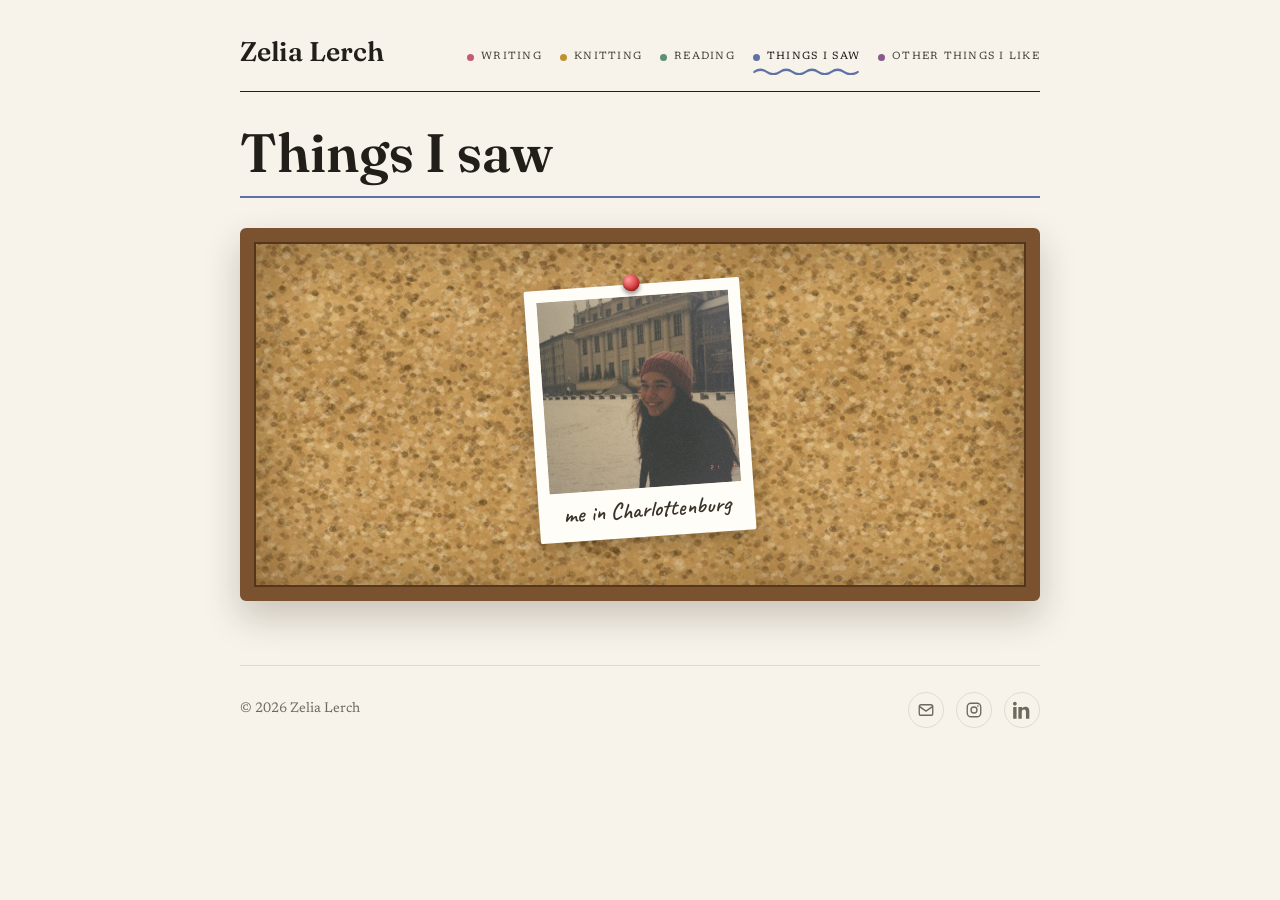
<file: things-i-saw.html>
<!DOCTYPE html>
<html lang="en">
<head>
<meta charset="utf-8">
<meta name="viewport" content="width=device-width, initial-scale=1">
<title>Things I saw — Zelia Lerch</title>
<link rel="preconnect" href="https://fonts.googleapis.com">
<link rel="preconnect" href="https://fonts.gstatic.com" crossorigin>
<link href="https://fonts.googleapis.com/css2?family=Fraunces:ital,opsz,wght@0,9..144,400;0,9..144,500;0,9..144,600;1,9..144,400&family=Newsreader:ital,opsz,wght@0,6..72,400;0,6..72,500;1,6..72,400&family=Caveat:wght@500;600;700&display=swap" rel="stylesheet">
<link href="style.css" rel="stylesheet">
<link rel="icon" href="favicon.ico" sizes="any">
<link rel="icon" type="image/png" sizes="32x32" href="favicon-32.png">
<link rel="icon" type="image/png" sizes="16x16" href="favicon-16.png">
<link rel="apple-touch-icon" href="apple-touch-icon.png">
</head>
<body class="sec-saw">
<div class="wrap">

  <header class="site-header">
    <div class="headrow">
      <a class="brand" href="index.html">Zelia Lerch</a>
      <nav class="nav">
        <a class="navlink" style="--c:#c25b73" href="writing.html"><span class="dot"></span>Writing<svg class="squig" viewBox="0 0 200 12" preserveAspectRatio="none" fill="none"><path d="M2 8 Q14 2 26 8 T50 8 T74 8 T98 8 T122 8 T146 8 T170 8 T196 8" stroke="currentColor" stroke-width="3" stroke-linecap="round"/></svg></a>
        <a class="navlink" style="--c:#c0922f" href="knitting.html"><span class="dot"></span>Knitting<svg class="squig" viewBox="0 0 200 12" preserveAspectRatio="none" fill="none"><path d="M2 8 Q14 2 26 8 T50 8 T74 8 T98 8 T122 8 T146 8 T170 8 T196 8" stroke="currentColor" stroke-width="3" stroke-linecap="round"/></svg></a>
        <a class="navlink" style="--c:#5f9072" href="reading.html"><span class="dot"></span>Reading<svg class="squig" viewBox="0 0 200 12" preserveAspectRatio="none" fill="none"><path d="M2 8 Q14 2 26 8 T50 8 T74 8 T98 8 T122 8 T146 8 T170 8 T196 8" stroke="currentColor" stroke-width="3" stroke-linecap="round"/></svg></a>
        <a class="navlink current" style="--c:#5f72a6" href="things-i-saw.html"><span class="dot"></span>Things I saw<svg class="squig" viewBox="0 0 200 12" preserveAspectRatio="none" fill="none"><path d="M2 8 Q14 2 26 8 T50 8 T74 8 T98 8 T122 8 T146 8 T170 8 T196 8" stroke="currentColor" stroke-width="3" stroke-linecap="round"/></svg></a>
        <a class="navlink" style="--c:#8a5a86" href="other-things.html"><span class="dot"></span>Other things I like<svg class="squig" viewBox="0 0 200 12" preserveAspectRatio="none" fill="none"><path d="M2 8 Q14 2 26 8 T50 8 T74 8 T98 8 T122 8 T146 8 T170 8 T196 8" stroke="currentColor" stroke-width="3" stroke-linecap="round"/></svg></a>
      </nav>
    </div>
  </header>

  <h1 class="page-title">Things I saw</h1>
  <div class="title-rule"></div>

  <!-- Photos are added/removed between the PHOTOS markers by upload.html (newest first). -->
  <section class="photo-grid">
    <!-- PHOTOS:START -->
    <figure class="shot" style="margin:0;"><span class="frame"><img src="photos/2026-07-02-me-in-charlottenburg-2682.jpg" alt="me in Charlottenburg" loading="lazy"></span><span class="cap">me in Charlottenburg</span></figure>
    <!-- PHOTOS:END -->
    <p class="empty-note" id="emptynote" style="display:none;">No pictures pinned up yet — soon.</p>
  </section>
  <!-- enlarged-photo lightbox -->
  <div class="lightbox" id="lightbox" aria-hidden="true">
    <figure><img id="lb-img" alt=""><figcaption id="lb-cap"></figcaption></figure>
  </div>

  <script>
    (function(){
      var grid=document.querySelector('.photo-grid');
      var note=document.getElementById('emptynote');
      if(grid && note && !grid.querySelector('figure.shot')) note.style.display='';

      // click a polaroid -> bring it to the front, enlarged
      var lb=document.getElementById('lightbox'),
          lbImg=document.getElementById('lb-img'),
          lbCap=document.getElementById('lb-cap');
      function open(src, cap){ lbImg.src=src; lbCap.textContent=cap; lb.classList.add('show'); lb.setAttribute('aria-hidden','false'); }
      function close(){ lb.classList.remove('show'); lb.setAttribute('aria-hidden','true'); }
      document.querySelectorAll('.photo-grid figure.shot').forEach(function(f){
        f.addEventListener('click', function(){
          var img=f.querySelector('img'); if(!img) return;
          var cap=f.querySelector('.cap');
          open(img.currentSrc||img.src, cap?cap.textContent:'');
        });
      });
      lb.addEventListener('click', close);
      document.addEventListener('keydown', function(e){ if(e.key==='Escape') close(); });
    })();
  </script>

  <footer class="site-footer">
    <span>© 2026 Zelia Lerch</span>
    <span class="links"><a href="mailto:xcl2112@barnard.edu" aria-label="Email" title="Email"><svg viewBox="0 0 24 24" fill="none" stroke="currentColor" stroke-width="1.8" stroke-linecap="round" stroke-linejoin="round"><rect x="3" y="5" width="18" height="14" rx="2.5"/><path d="M3.5 7.5l8.5 6 8.5-6"/></svg></a><a href="https://instagram.com/zelialerch" target="_blank" rel="noopener" aria-label="Instagram" title="Instagram"><svg viewBox="0 0 24 24" fill="none" stroke="currentColor" stroke-width="1.8"><rect x="3" y="3" width="18" height="18" rx="5"/><circle cx="12" cy="12" r="4"/><circle cx="17.2" cy="6.8" r="1.1" fill="currentColor" stroke="none"/></svg></a><a href="https://www.linkedin.com/in/zelialerch/" target="_blank" rel="noopener" aria-label="LinkedIn" title="LinkedIn"><svg viewBox="0 0 24 24" fill="currentColor"><path d="M4.98 3.5C4.98 4.88 3.87 6 2.5 6S0 4.88 0 3.5 1.11 1 2.5 1s2.48 1.12 2.48 2.5zM.25 8h4.5v15.5H.25V8zm7.5 0h4.31v2.12h.06c.6-1.14 2.07-2.34 4.26-2.34 4.56 0 5.4 3 5.4 6.9v8.82h-4.5v-7.82c0-1.86-.03-4.26-2.6-4.26-2.6 0-3 2.03-3 4.12v7.96h-4.5V8z"/></svg></a></span>
  </footer>

</div>
</body>
</html>

<!-- redeploy 20260702T165124Z -->
</file>
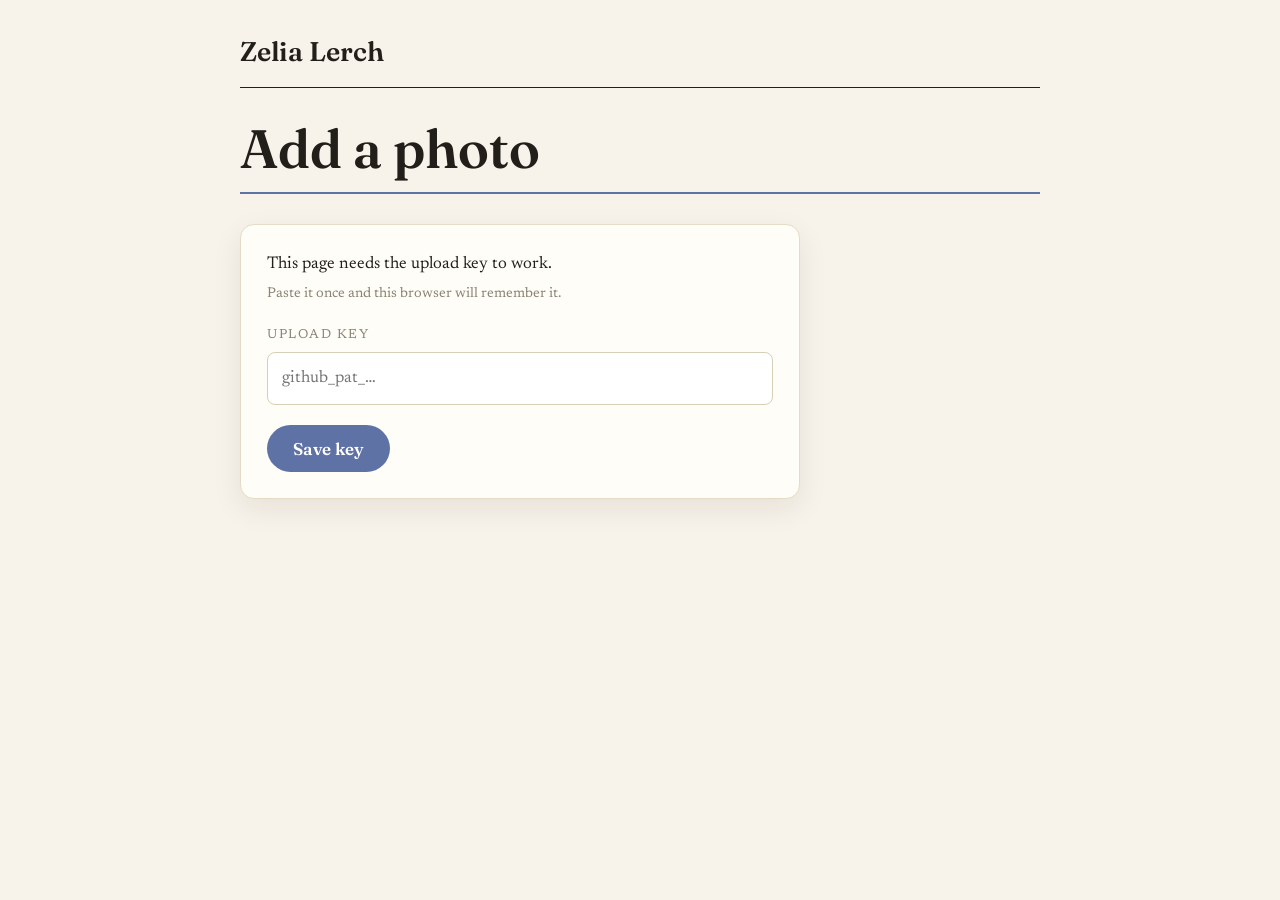
<file: upload.html>
<!DOCTYPE html>
<html lang="en">
<head>
<meta charset="utf-8">
<meta name="viewport" content="width=device-width, initial-scale=1">
<meta name="robots" content="noindex, nofollow">
<title>Add a photo — Zelia Lerch</title>
<link rel="preconnect" href="https://fonts.googleapis.com">
<link rel="preconnect" href="https://fonts.gstatic.com" crossorigin>
<link href="https://fonts.googleapis.com/css2?family=Fraunces:ital,opsz,wght@0,9..144,400;0,9..144,500;0,9..144,600;1,9..144,400&family=Newsreader:ital,opsz,wght@0,6..72,400;0,6..72,500;1,6..72,400&display=swap" rel="stylesheet">
<link href="style.css" rel="stylesheet">
<style>
  body{--c:#5f72a6;}
  .card{background:#fffdf8;border:1px solid #e6dcc6;border-radius:14px;box-shadow:0 10px 30px rgba(40,28,12,.08);
    padding:26px;margin-top:30px;max-width:560px;}
  .drop{border:2px dashed #cfc5ae;border-radius:12px;padding:34px 20px;text-align:center;color:#8a8475;
    cursor:pointer;transition:border-color .15s ease,background .15s ease;font-size:16px;}
  .drop.over,.drop:hover{border-color:var(--c);background:#f3f0e7;}
  .drop input{display:none;}
  .preview{display:none;margin-top:16px;}
  .preview img{max-width:100%;max-height:340px;border-radius:8px;box-shadow:0 6px 18px rgba(0,0,0,.15);display:block;}
  label.fld{display:block;font-size:13px;letter-spacing:.12em;text-transform:uppercase;color:#8a8475;margin:20px 0 6px;}
  input[type=text],input[type=password]{width:100%;padding:12px 14px;font:inherit;font-size:17px;border:1px solid #d8cfb9;
    border-radius:8px;background:#fff;color:var(--ink);}
  input[type=text]:focus,input[type=password]:focus{outline:2px solid var(--c);border-color:var(--c);}
  .btn{display:inline-block;margin-top:20px;padding:13px 26px;font-family:var(--display);font-weight:600;font-size:17px;
    color:#fff;background:var(--c);border:none;border-radius:999px;cursor:pointer;}
  .btn:disabled{opacity:.45;cursor:default;}
  .btn.secondary{background:transparent;color:var(--c);border:1.5px solid var(--c);}
  .status{margin-top:16px;font-size:16px;line-height:1.45;display:none;}
  .status.err{color:#a33f2e;}
  .status.ok{color:#3f6b4f;}
  .hint{color:#8a8475;font-size:14px;margin-top:14px;line-height:1.5;}
  .keylink{margin-top:26px;font-size:13px;color:#a09988;}
  .keylink a{color:#8a8475;text-decoration:underline;cursor:pointer;}
  .manage h2{font-family:var(--display);font-weight:600;font-size:19px;margin:0 0 4px;color:var(--ink);}
  .manage .hint{margin-top:0;}
  .mlist{margin-top:14px;}
  .mrow{display:flex;align-items:center;gap:12px;padding:10px 0;border-top:1px solid #eee4d0;}
  .mrow:first-child{border-top:none;}
  .mrow img{width:52px;height:52px;object-fit:cover;border-radius:6px;flex:0 0 auto;background:#ece5d6;}
  .mrow .mcap{flex:1;font-style:italic;color:#6f695d;font-size:15px;line-height:1.3;}
  .mrow .mdel{background:transparent;border:1.5px solid #c9a6a0;color:#a33f2e;border-radius:999px;
    padding:6px 14px;font:inherit;font-size:14px;cursor:pointer;flex:0 0 auto;}
  .mrow .mdel:hover{background:#a33f2e;color:#fff;border-color:#a33f2e;}
  .mrow .mdel:disabled{opacity:.5;cursor:default;}
  .mempty{color:#a99f87;font-style:italic;font-size:15px;margin-top:12px;}
</style>
<link rel="icon" href="favicon.ico" sizes="any">
<link rel="icon" type="image/png" sizes="32x32" href="favicon-32.png">
<link rel="icon" type="image/png" sizes="16x16" href="favicon-16.png">
<link rel="apple-touch-icon" href="apple-touch-icon.png">
</head>
<body class="sec-saw">
<div class="wrap">

  <header class="site-header">
    <div class="headrow">
      <a class="brand" href="index.html">Zelia Lerch</a>
    </div>
  </header>

  <h1 class="page-title">Add a photo</h1>
  <div class="title-rule"></div>

  <!-- step 1: key setup (shown when no key saved) -->
  <div class="card" id="keycard" style="display:none;">
    <p style="margin:0 0 6px;font-size:17px;">This page needs the upload key to work.</p>
    <p class="hint" style="margin-top:0;">Paste it once and this browser will remember it.</p>
    <label class="fld" for="keyinput">Upload key</label>
    <input type="password" id="keyinput" autocomplete="off" placeholder="github_pat_…">
    <button class="btn" id="savekey">Save key</button>
    <div class="status" id="keystatus"></div>
  </div>

  <!-- step 2: uploader -->
  <div class="card" id="upcard" style="display:none;">
    <div class="drop" id="drop">
      <span id="droplabel">Tap to choose a photo<br><span style="font-size:13.5px;color:#a99f87;">(or drag one here)</span></span>
      <input type="file" id="file" accept="image/*">
    </div>
    <div class="preview" id="preview"><img id="previewimg" alt="preview"></div>
    <label class="fld" for="caption">Caption</label>
    <input type="text" id="caption" maxlength="90" placeholder="e.g. fog on the Hudson">
    <button class="btn" id="go" disabled>Add to the page</button>
    <div class="status" id="status"></div>
    <div class="hint">Photos are resized for the web and any hidden location info is removed automatically.</div>
    <div class="keylink"><a id="changekey">change upload key</a></div>
  </div>

  <!-- step 3: manage existing photos -->
  <div class="card manage" id="managecard" style="display:none;">
    <h2>Photos on the page</h2>
    <p class="hint">Newest first. Removing one takes it off the site right away.</p>
    <div class="mlist" id="mlist"></div>
  </div>

</div>

<script>
(function(){
  var OWNER='ewot325', REPO='zelia-website', BRANCH='main', PAGE='things-i-saw.html';
  var KEY_STORE='zelia-upload-key';

  var keycard=document.getElementById('keycard'), upcard=document.getElementById('upcard');
  var drop=document.getElementById('drop'), fileInput=document.getElementById('file');
  var preview=document.getElementById('preview'), previewImg=document.getElementById('previewimg');
  var captionEl=document.getElementById('caption'), goBtn=document.getElementById('go');
  var statusEl=document.getElementById('status');
  var chosen=null; // {blob, dataUrl}

  var managecard=document.getElementById('managecard');
  function token(){ return localStorage.getItem(KEY_STORE)||''; }
  function show(which){
    keycard.style.display = which==='key'?'':'none';
    upcard.style.display = which==='up'?'':'none';
    managecard.style.display = which==='up'?'':'none';
    if(which==='up') loadManage();
  }
  show(token()?'up':'key');

  document.getElementById('savekey').addEventListener('click', function(){
    var v=document.getElementById('keyinput').value.trim();
    var ks=document.getElementById('keystatus');
    if(!v){ ks.textContent='Paste the key first.'; ks.className='status err'; ks.style.display='block'; return; }
    localStorage.setItem(KEY_STORE, v); show('up');
  });
  document.getElementById('changekey').addEventListener('click', function(){
    localStorage.removeItem(KEY_STORE); document.getElementById('keyinput').value=''; show('key');
  });

  // ---------- picking + shrinking the photo ----------
  function pick(file){
    if(!file || !/^image\//.test(file.type)){ setStatus('That file doesn’t look like a photo — try a JPG or PNG.', 'err'); return; }
    setStatus('', '');
    shrink(file).then(function(out){
      chosen=out;
      previewImg.src=out.dataUrl;
      preview.style.display='block';
      document.getElementById('droplabel').innerHTML='Photo ready — tap to pick a different one';
      update();
    }).catch(function(){
      setStatus('Couldn’t read that photo. If it’s a HEIC file from an iPhone, try AirDropping or exporting it as JPEG first.', 'err');
    });
  }
  // canvas re-encode = resized + all EXIF (incl. GPS) stripped
  function shrink(file){
    return new Promise(function(resolve,reject){
      var url=URL.createObjectURL(file);
      var img=new Image();
      img.onload=function(){
        var MAX=1600, w=img.naturalWidth, h=img.naturalHeight;
        if(!w||!h){ reject(new Error('bad image')); return; }
        var scale=Math.min(1, MAX/Math.max(w,h));
        var cw=Math.round(w*scale), ch=Math.round(h*scale);
        var c=document.createElement('canvas'); c.width=cw; c.height=ch;
        c.getContext('2d').drawImage(img,0,0,cw,ch);
        URL.revokeObjectURL(url);
        c.toBlob(function(blob){
          if(!blob){ reject(new Error('encode failed')); return; }
          var r=new FileReader();
          r.onload=function(){ resolve({blob:blob, dataUrl:r.result}); };
          r.onerror=reject;
          r.readAsDataURL(blob);
        }, 'image/jpeg', 0.85);
      };
      img.onerror=function(){ URL.revokeObjectURL(url); reject(new Error('decode failed')); };
      img.src=url;
    });
  }

  drop.addEventListener('click', function(){ fileInput.click(); });
  fileInput.addEventListener('change', function(){ pick(fileInput.files[0]); });
  ['dragover','dragenter'].forEach(function(ev){ drop.addEventListener(ev, function(e){ e.preventDefault(); drop.classList.add('over'); }); });
  ['dragleave','drop'].forEach(function(ev){ drop.addEventListener(ev, function(e){ e.preventDefault(); drop.classList.remove('over'); }); });
  drop.addEventListener('drop', function(e){ pick(e.dataTransfer.files[0]); });
  captionEl.addEventListener('input', update);

  function update(){ goBtn.disabled = !(chosen && captionEl.value.trim()); }
  function setStatus(msg, kind){ statusEl.textContent=msg; statusEl.className='status '+(kind||''); statusEl.style.display=msg?'block':'none'; }

  // ---------- GitHub plumbing ----------
  function api(path, opts){
    opts=opts||{};
    opts.cache='no-store'; // always read the live repo, never a cached copy
    opts.headers=Object.assign({
      'Authorization':'Bearer '+token(),
      'Accept':'application/vnd.github+json',
      'X-GitHub-Api-Version':'2022-11-28'
    }, opts.headers||{});
    return fetch('https://api.github.com/repos/'+OWNER+'/'+REPO+path, opts).then(function(res){
      if(res.status===401 || res.status===403){ throw new Error('KEY'); }
      if(!res.ok){ throw new Error('HTTP '+res.status); }
      return res.json();
    });
  }
  function b64FromBlob(blob){
    return new Promise(function(resolve,reject){
      var r=new FileReader();
      r.onload=function(){ resolve(String(r.result).split(',')[1]); };
      r.onerror=reject;
      r.readAsDataURL(blob);
    });
  }
  function utf8ToB64(str){
    var bytes=new TextEncoder().encode(str), bin='', CH=0x8000;
    for(var i=0;i<bytes.length;i+=CH){ bin+=String.fromCharCode.apply(null, bytes.subarray(i,i+CH)); }
    return btoa(bin);
  }
  function b64ToUtf8(b64){
    var bin=atob(b64.replace(/\s/g,'')), bytes=new Uint8Array(bin.length);
    for(var i=0;i<bin.length;i++){ bytes[i]=bin.charCodeAt(i); }
    return new TextDecoder().decode(bytes);
  }
  function esc(s){ return s.replace(/&/g,'&amp;').replace(/</g,'&lt;').replace(/>/g,'&gt;').replace(/"/g,'&quot;'); }
  function slug(s){
    var t=s.toLowerCase().normalize('NFD').replace(/[̀-ͯ]/g,'').replace(/[^a-z0-9]+/g,'-').replace(/^-+|-+$/g,'').slice(0,40);
    return t||'photo';
  }

  // The whole upload as one testable function.
  function addPhoto(blob, caption){
    var d=new Date();
    var day=d.toISOString().slice(0,10);
    var name='photos/'+day+'-'+slug(caption)+'-'+Math.random().toString(36).slice(2,6)+'.jpg';
    return b64FromBlob(blob).then(function(b64){
      return api('/contents/'+name, {method:'PUT', body:JSON.stringify({
        message:'Add photo: '+caption, content:b64, branch:BRANCH })});
    }).then(function(){
      return api('/contents/'+PAGE+'?ref='+BRANCH);
    }).then(function(pg){
      var html=b64ToUtf8(pg.content);
      var MARK='<!-- PHOTOS:START -->';
      if(html.indexOf(MARK)===-1){ throw new Error('MARKER'); }
      var fig='\n    <figure class="shot" style="margin:0;"><span class="frame">'
        +'<img src="'+name+'" alt="'+esc(caption)+'" loading="lazy"></span>'
        +'<span class="cap">'+esc(caption)+'</span></figure>';
      html=html.replace(MARK, MARK+fig);
      return api('/contents/'+PAGE, {method:'PUT', body:JSON.stringify({
        message:'Add "'+caption+'" to Things I saw', content:utf8ToB64(html), sha:pg.sha, branch:BRANCH })});
    });
  }
  window.__zeliaAddPhoto=addPhoto; // used by automated tests

  // ---------- manage / delete existing photos ----------
  function parsePhotos(html){
    var m=html.match(/<!-- PHOTOS:START -->([\s\S]*?)<!-- PHOTOS:END -->/);
    var region=m?m[1]:'';
    var figs=region.match(/<figure class="shot"[\s\S]*?<\/figure>/g)||[];
    return figs.map(function(f){
      return {
        src:(f.match(/src="([^"]+)"/)||[])[1]||'',
        cap:(f.match(/<span class="cap">([\s\S]*?)<\/span>/)||[])[1]||''
      };
    });
  }
  function decode(s){ var t=document.createElement('textarea'); t.innerHTML=s; return t.value; }
  function removeFigure(html, src){
    return html.replace(/\n?\s*<figure class="shot"[\s\S]*?<\/figure>/g, function(m){
      return m.indexOf('src="'+src+'"')!==-1 ? '' : m;
    });
  }
  function removePhoto(src){
    return api('/contents/'+PAGE+'?ref='+BRANCH).then(function(pg){
      var out=removeFigure(b64ToUtf8(pg.content), src);
      return api('/contents/'+PAGE, {method:'PUT', body:JSON.stringify({
        message:'Remove photo from Things I saw', content:utf8ToB64(out), sha:pg.sha, branch:BRANCH })});
    }).then(function(){
      // best-effort: also delete the image file so it doesn't linger
      return api('/contents/'+src+'?ref='+BRANCH).then(function(f){
        return api('/contents/'+src, {method:'DELETE', body:JSON.stringify({
          message:'Delete '+src, sha:f.sha, branch:BRANCH })});
      }).catch(function(){});
    });
  }
  window.__zeliaRemovePhoto=removePhoto; // used by automated tests

  function loadManage(){
    var mlist=document.getElementById('mlist');
    if(!mlist || !token()) return;
    mlist.innerHTML='<div class="mempty">Loading…</div>';
    api('/contents/'+PAGE+'?ref='+BRANCH).then(function(pg){
      var photos=parsePhotos(b64ToUtf8(pg.content));
      if(!photos.length){ mlist.innerHTML='<div class="mempty">No photos yet — add your first above.</div>'; return; }
      mlist.innerHTML='';
      photos.forEach(function(p){
        var row=document.createElement('div'); row.className='mrow';
        var img=document.createElement('img'); img.src=p.src; img.alt='';
        img.onerror=function(){ img.style.visibility='hidden'; };
        var cap=document.createElement('div'); cap.className='mcap'; cap.textContent=decode(p.cap);
        var btn=document.createElement('button'); btn.className='mdel'; btn.type='button'; btn.textContent='Remove';
        btn.addEventListener('click', function(){
          if(!confirm('Remove this photo from the site?\n\n“'+decode(p.cap)+'”')) return;
          btn.disabled=true; btn.textContent='Removing…';
          removePhoto(p.src).then(function(){
            row.remove();
            if(!mlist.querySelector('.mrow')) mlist.innerHTML='<div class="mempty">No photos yet — add your first above.</div>';
          }).catch(function(err){
            btn.disabled=false; btn.textContent='Remove';
            alert(err.message==='KEY' ? 'The upload key wasn’t accepted — try “change upload key”.' : 'Couldn’t remove it. Check your internet and try again.');
          });
        });
        row.appendChild(img); row.appendChild(cap); row.appendChild(btn);
        mlist.appendChild(row);
      });
    }).catch(function(err){
      mlist.innerHTML='<div class="mempty">'+(err.message==='KEY'?'Upload key not accepted.':'Couldn’t load the photo list.')+'</div>';
    });
  }

  goBtn.addEventListener('click', function(){
    var caption=captionEl.value.trim();
    if(!chosen||!caption) return;
    goBtn.disabled=true;
    setStatus('Uploading…', '');
    addPhoto(chosen.blob, caption).then(function(){
      setStatus('Done! Your photo will appear on the page in a minute or two. ✨', 'ok');
      chosen=null; captionEl.value='';
      preview.style.display='none';
      document.getElementById('droplabel').innerHTML='Tap to choose a photo<br><span style="font-size:13.5px;color:#a99f87;">(or drag one here)</span>';
      fileInput.value='';
      loadManage(); // show it in the manage list right away
    }).catch(function(err){
      if(err.message==='KEY'){ setStatus('The upload key wasn’t accepted. Tap “change upload key” below and paste it again.', 'err'); }
      else if(err.message==='MARKER'){ setStatus('The page is missing its photo markers — tell Elliot.', 'err'); }
      else{ setStatus('Something went wrong ('+err.message+'). Check your internet and try again.', 'err'); }
      goBtn.disabled=false;
    });
  });
})();
</script>
</body>
</html>
</file>
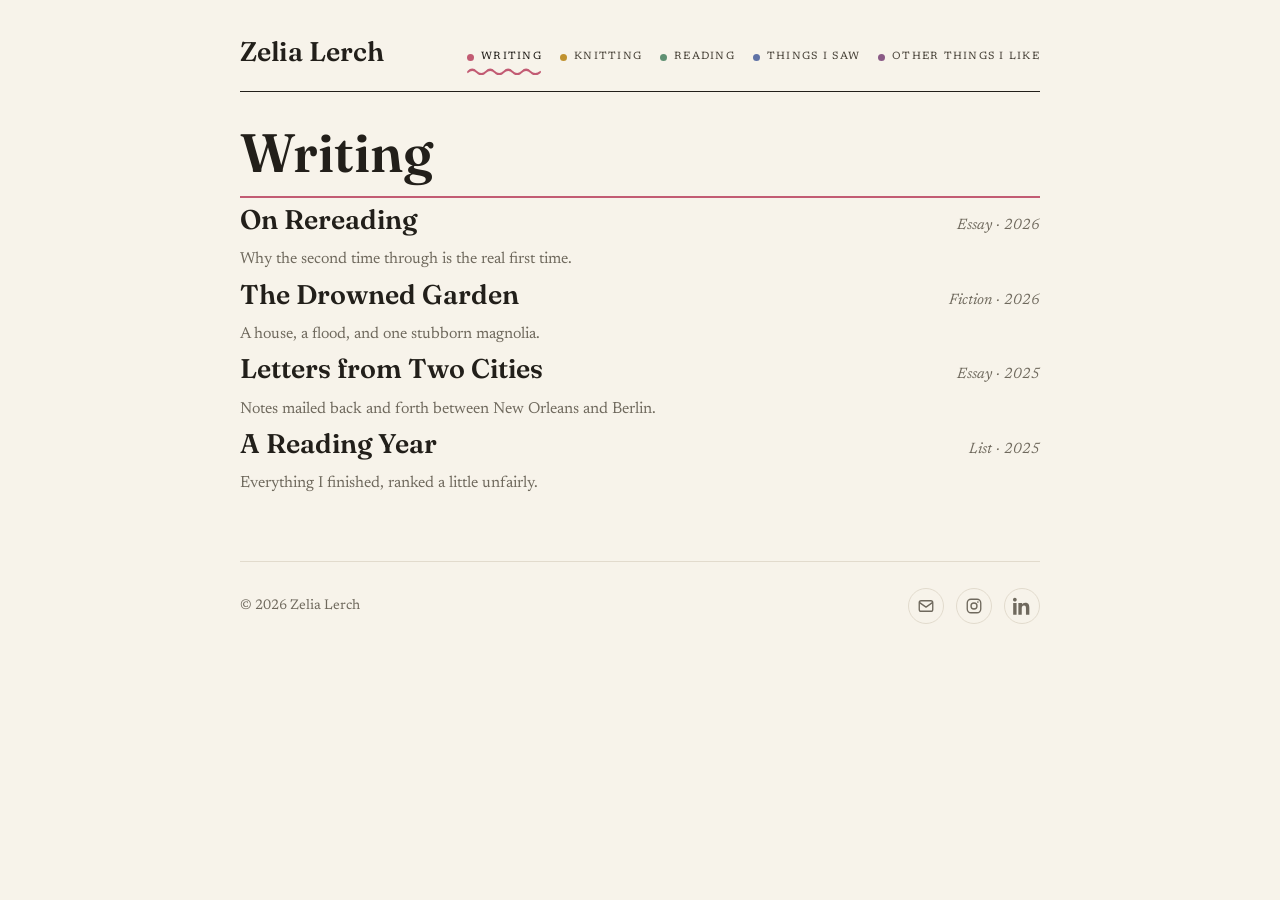
<file: writing.html>
<!DOCTYPE html>
<html lang="en">
<head>
<meta charset="utf-8">
<meta name="viewport" content="width=device-width, initial-scale=1">
<title>Writing — Zelia Lerch</title>
<link rel="preconnect" href="https://fonts.googleapis.com">
<link rel="preconnect" href="https://fonts.gstatic.com" crossorigin>
<link href="https://fonts.googleapis.com/css2?family=Fraunces:ital,opsz,wght@0,9..144,400;0,9..144,500;0,9..144,600;1,9..144,400&family=Newsreader:ital,opsz,wght@0,6..72,400;0,6..72,500;1,6..72,400&display=swap" rel="stylesheet">
<link href="style.css" rel="stylesheet">
<link rel="icon" href="favicon.ico" sizes="any">
<link rel="icon" type="image/png" sizes="32x32" href="favicon-32.png">
<link rel="icon" type="image/png" sizes="16x16" href="favicon-16.png">
<link rel="apple-touch-icon" href="apple-touch-icon.png">
</head>
<body class="sec-writing">
<div class="wrap">

  <header class="site-header">
    <div class="headrow">
      <a class="brand" href="index.html">Zelia Lerch</a>
      <nav class="nav">
        <a class="navlink current" style="--c:#c25b73" href="writing.html"><span class="dot"></span>Writing<svg class="squig" viewBox="0 0 200 12" preserveAspectRatio="none" fill="none"><path d="M2 8 Q14 2 26 8 T50 8 T74 8 T98 8 T122 8 T146 8 T170 8 T196 8" stroke="currentColor" stroke-width="3" stroke-linecap="round"/></svg></a>
        <a class="navlink" style="--c:#c0922f" href="knitting.html"><span class="dot"></span>Knitting<svg class="squig" viewBox="0 0 200 12" preserveAspectRatio="none" fill="none"><path d="M2 8 Q14 2 26 8 T50 8 T74 8 T98 8 T122 8 T146 8 T170 8 T196 8" stroke="currentColor" stroke-width="3" stroke-linecap="round"/></svg></a>
        <a class="navlink" style="--c:#5f9072" href="reading.html"><span class="dot"></span>Reading<svg class="squig" viewBox="0 0 200 12" preserveAspectRatio="none" fill="none"><path d="M2 8 Q14 2 26 8 T50 8 T74 8 T98 8 T122 8 T146 8 T170 8 T196 8" stroke="currentColor" stroke-width="3" stroke-linecap="round"/></svg></a>
        <a class="navlink" style="--c:#5f72a6" href="things-i-saw.html"><span class="dot"></span>Things I saw<svg class="squig" viewBox="0 0 200 12" preserveAspectRatio="none" fill="none"><path d="M2 8 Q14 2 26 8 T50 8 T74 8 T98 8 T122 8 T146 8 T170 8 T196 8" stroke="currentColor" stroke-width="3" stroke-linecap="round"/></svg></a>
        <a class="navlink" style="--c:#8a5a86" href="other-things.html"><span class="dot"></span>Other things I like<svg class="squig" viewBox="0 0 200 12" preserveAspectRatio="none" fill="none"><path d="M2 8 Q14 2 26 8 T50 8 T74 8 T98 8 T122 8 T146 8 T170 8 T196 8" stroke="currentColor" stroke-width="3" stroke-linecap="round"/></svg></a>
      </nav>
    </div>
  </header>

  <h1 class="page-title">Writing</h1>
  <div class="title-rule"></div>

  <!-- EDIT: her pieces. Point each href at the piece or a PDF. -->
  <section>
    <a class="entry" href="#">
      <div class="entry-top"><span class="e-title">On Rereading</span><span class="e-meta">Essay · 2026</span></div>
      <p class="e-desc">Why the second time through is the real first time.</p>
    </a>
    <a class="entry" href="#">
      <div class="entry-top"><span class="e-title">The Drowned Garden</span><span class="e-meta">Fiction · 2026</span></div>
      <p class="e-desc">A house, a flood, and one stubborn magnolia.</p>
    </a>
    <a class="entry" href="#">
      <div class="entry-top"><span class="e-title">Letters from Two Cities</span><span class="e-meta">Essay · 2025</span></div>
      <p class="e-desc">Notes mailed back and forth between New Orleans and Berlin.</p>
    </a>
    <a class="entry" href="#">
      <div class="entry-top"><span class="e-title">A Reading Year</span><span class="e-meta">List · 2025</span></div>
      <p class="e-desc">Everything I finished, ranked a little unfairly.</p>
    </a>
  </section>

  <footer class="site-footer">
    <span>© 2026 Zelia Lerch</span>
    <span class="links"><a href="mailto:xcl2112@barnard.edu" aria-label="Email" title="Email"><svg viewBox="0 0 24 24" fill="none" stroke="currentColor" stroke-width="1.8" stroke-linecap="round" stroke-linejoin="round"><rect x="3" y="5" width="18" height="14" rx="2.5"/><path d="M3.5 7.5l8.5 6 8.5-6"/></svg></a><a href="https://instagram.com/zelialerch" target="_blank" rel="noopener" aria-label="Instagram" title="Instagram"><svg viewBox="0 0 24 24" fill="none" stroke="currentColor" stroke-width="1.8"><rect x="3" y="3" width="18" height="18" rx="5"/><circle cx="12" cy="12" r="4"/><circle cx="17.2" cy="6.8" r="1.1" fill="currentColor" stroke="none"/></svg></a><a href="https://www.linkedin.com/in/zelialerch/" target="_blank" rel="noopener" aria-label="LinkedIn" title="LinkedIn"><svg viewBox="0 0 24 24" fill="currentColor"><path d="M4.98 3.5C4.98 4.88 3.87 6 2.5 6S0 4.88 0 3.5 1.11 1 2.5 1s2.48 1.12 2.48 2.5zM.25 8h4.5v15.5H.25V8zm7.5 0h4.31v2.12h.06c.6-1.14 2.07-2.34 4.26-2.34 4.56 0 5.4 3 5.4 6.9v8.82h-4.5v-7.82c0-1.86-.03-4.26-2.6-4.26-2.6 0-3 2.03-3 4.12v7.96h-4.5V8z"/></svg></a></span>
  </footer>

</div>
</body>
</html>
</file>
<file: style.css>
/* ============================================================
   Zelia Lerch — shared styles
   One color per section. To retune a section, change its --c
   in the .sec-* blocks below (and the matching nav dot color,
   which is set inline on each nav link).
     Writing  #c25b73   Knitting #c0922f
     Reading  #5f9072   Things I saw #5f72a6
   Fonts are close stand-ins (Fraunces + Newsreader) until we
   swap in the exact faces from elliotgross.com.
   ============================================================ */
:root{
  --bg:#f7f3ea;
  --ink:#221f1a;
  --muted:#6f695d;
  --faint:#9a9182;
  --rule:#e2dbcd;
  --display:'Fraunces', Georgia, serif;
  --body:'Newsreader', Georgia, serif;
}
*{box-sizing:border-box;}
html{-webkit-text-size-adjust:100%;}
body{margin:0; background:var(--bg); color:var(--ink); font-family:var(--body); line-height:1.6; -webkit-font-smoothing:antialiased;}
.wrap{max-width:880px; margin:0 auto; padding:0 40px;}
a{color:inherit; text-decoration:none;}
:focus-visible{outline:2px solid var(--c,#5f72a6); outline-offset:3px; border-radius:2px;}

/* section accents */
.sec-home{--c:#5f72a6;}
.sec-writing{--c:#c25b73;}
.sec-knitting{--c:#c0922f;}
.sec-reading{--c:#5f9072;}
.sec-saw{--c:#5f72a6;}

/* ---------- header / nav ---------- */
.site-header{padding:30px 0 0;}
.headrow{display:flex; justify-content:space-between; align-items:baseline; gap:20px; flex-wrap:wrap; border-bottom:1px solid var(--ink); padding-bottom:14px;}
.brand{font-family:var(--display); font-weight:600; font-size:27px; letter-spacing:0.005em;}
.nav{display:flex; gap:18px; font-size:10.5px; letter-spacing:0.12em; text-transform:uppercase; color:#4a443a;}
.navlink{position:relative; display:inline-flex; align-items:center; gap:7px; padding-bottom:11px; white-space:nowrap;}
.navlink .dot{width:7px; height:7px; border-radius:50%; background:var(--c); display:inline-block;}
.navlink.current{color:var(--ink);}

/* the hover/active squiggle */
.squig{position:absolute; left:0; right:0; bottom:2px; width:100%; height:9px; color:var(--c); opacity:0; transition:opacity .14s ease; pointer-events:none;}
.squig path{stroke-dasharray:300; stroke-dashoffset:300;}
.navlink:hover .squig{opacity:1;}
.navlink:hover .squig path{animation:draw .5s ease forwards;}
.navlink.current .squig{opacity:1;}
.navlink.current .squig path{stroke-dashoffset:0;}
@keyframes draw{to{stroke-dashoffset:0;}}

/* ---------- labels ---------- */
.eyebrow{font-size:13px; letter-spacing:0.16em; text-transform:uppercase; color:var(--faint); margin:0 0 14px;}

/* ---------- home: about ---------- */
.intro{margin-top:36px; display:grid; grid-template-columns:1fr; gap:40px; align-items:start;}
.statement{font-family:var(--display); font-size:30px; line-height:1.32; font-weight:400; margin:0;}

/* ---------- home: table of contents ---------- */
.toc{margin-top:46px;}
.toc-row{display:flex; align-items:baseline; gap:14px; padding:14px 0; border-top:1px solid var(--rule);}
.toc-row:last-of-type{border-bottom:1px solid var(--rule);}
.toc-row .num{font-family:var(--display); font-size:15px; color:var(--c); width:26px; flex-shrink:0;}
.toc-row .titlewrap{position:relative; padding-bottom:10px;}
.toc-row .title{font-family:var(--display); font-size:22px;}
.toc-row .leader{flex:1; border-bottom:1px dotted #cdc6b6; transform:translateY(-4px);}
.toc-row .desc{font-style:italic; color:var(--muted); font-size:15px; white-space:nowrap;}
.toc-row:hover .squig{opacity:1;}
.toc-row:hover .squig path{animation:draw .5s ease forwards;}

.scroll{display:flex; justify-content:center; margin-top:30px;}
.scroll a{width:38px; height:38px; border-radius:50%; border:1px solid #d4ccbb; display:flex; align-items:center; justify-content:center; color:#8a8475; transition:border-color .2s ease, color .2s ease;}
.scroll a:hover{border-color:var(--c); color:var(--c);}

/* ---------- section pages ---------- */
.page-title{font-family:var(--display); font-weight:600; font-size:clamp(38px,7vw,54px); line-height:1; margin:34px 0 0;}
.title-rule{height:2px; background:var(--c); margin-top:16px;}
.entry{padding:22px 0 20px; border-bottom:1px solid var(--rule);}
.entry-top{display:flex; justify-content:space-between; align-items:baseline; gap:16px;}
.entry .e-title{font-family:var(--display); font-weight:600; font-size:clamp(22px,4vw,27px);}
.entry .e-meta{font-style:italic; color:var(--muted); font-size:15px; white-space:nowrap;}
.entry .e-desc{color:var(--muted); font-size:16px; margin:6px 0 0;}

/* ---------- things i saw: cork board of polaroids ---------- */
.photo-grid{
  display:flex; flex-wrap:wrap; justify-content:center; align-items:flex-start;
  gap:30px 34px; margin-top:30px; padding:42px 30px 50px;
  border:14px solid #7a5230; border-radius:6px;
  background-color:#cb9e5c;
  background-image:url("cork.jpg");
  background-size:500px;
  box-shadow:inset 0 0 70px rgba(60,38,14,.42), inset 0 0 0 2px #5f3d22, 0 16px 36px rgba(40,28,12,.22);
}
.shot{
  position:relative; margin:0; width:216px; background:#fffdf7;
  padding:12px 12px 0; border-radius:2px;
  box-shadow:0 9px 20px rgba(30,20,8,.30);
  transition:transform .2s ease, box-shadow .2s ease;
}
.shot:nth-child(6n+1){transform:rotate(-4deg);}
.shot:nth-child(6n+2){transform:rotate(3deg);}
.shot:nth-child(6n+3){transform:rotate(-2deg);}
.shot:nth-child(6n+4){transform:rotate(4.5deg);}
.shot:nth-child(6n+5){transform:rotate(-3deg);}
.shot:nth-child(6n+6){transform:rotate(1.5deg);}
.shot:hover{transform:rotate(0) translateY(-5px) scale(1.02); box-shadow:0 16px 32px rgba(30,20,8,.36); z-index:4;}
.shot .frame{position:relative; aspect-ratio:1/1; border-radius:0; overflow:hidden; background:#ece5d6; display:flex; align-items:center; justify-content:center; box-shadow:inset 0 0 0 1px rgba(0,0,0,.06);}
.shot .frame img{position:absolute; inset:0; width:100%; height:100%; object-fit:cover;}
.shot .frame .ph{color:#a99f87; font-size:12px; font-style:italic; padding:0 8px; text-align:center;}
.shot .cap{display:block; text-align:center; font-family:'Caveat', var(--body); font-weight:600; font-size:23px; line-height:1.12; color:#3a332a; padding:9px 6px 14px;}
/* push pins (color cycles) */
.shot::before{
  content:""; position:absolute; top:-10px; left:50%; transform:translateX(-50%);
  width:17px; height:17px; border-radius:50%; z-index:5;
  background:radial-gradient(circle at 35% 30%, #ff9a9a, #d23b3b 58%, #9e1b1b);
  box-shadow:0 3px 4px rgba(0,0,0,.4), inset 0 -2px 3px rgba(0,0,0,.25);
}
.shot:nth-child(4n+2)::before{background:radial-gradient(circle at 35% 30%, #9fc0ff, #3b6fd2 58%, #1c3c96);}
.shot:nth-child(4n+3)::before{background:radial-gradient(circle at 35% 30%, #ffe59a, #e0a72f 58%, #b07d18);}
.shot:nth-child(4n+4)::before{background:radial-gradient(circle at 35% 30%, #a9e6b3, #4fa06a 58%, #2c7042);}
/* empty state = a note pinned to the board */
.empty-note{
  position:relative; align-self:center; margin:20px auto; background:#fffdf7; color:#6f695d;
  font-style:italic; font-size:16px; padding:20px 30px; border-radius:2px;
  box-shadow:0 8px 18px rgba(30,20,8,.3); transform:rotate(-2deg);
}
.empty-note::before{
  content:""; position:absolute; top:-9px; left:50%; transform:translateX(-50%);
  width:16px; height:16px; border-radius:50%;
  background:radial-gradient(circle at 35% 30%, #ff9a9a, #d23b3b 58%, #9e1b1b);
  box-shadow:0 3px 4px rgba(0,0,0,.4);
}
/* click a polaroid to bring it to the front, enlarged */
.shot{cursor:zoom-in;}
.lightbox{position:fixed; inset:0; z-index:100; display:flex; align-items:center; justify-content:center;
  background:rgba(28,18,6,.62); opacity:0; pointer-events:none; transition:opacity .22s ease; padding:24px; cursor:zoom-out;}
.lightbox.show{opacity:1; pointer-events:auto;}
.lightbox figure{margin:0; background:#fffdf7; padding:16px 16px 0; border-radius:3px;
  box-shadow:0 24px 70px rgba(0,0,0,.55); transform:scale(.9) rotate(-1.5deg); transition:transform .22s ease;
  max-width:min(90vw,560px);}
.lightbox.show figure{transform:scale(1) rotate(-1.5deg);}
.lightbox img{display:block; width:100%; max-height:70vh; object-fit:contain; background:#ece5d6;}
.lightbox figcaption{font-family:'Caveat',var(--body); font-weight:600; font-size:30px; line-height:1.15;
  text-align:center; color:#3a332a; padding:12px 10px 18px;}

/* ---------- footer ---------- */
.site-footer{margin-top:64px; border-top:1px solid var(--rule); padding:26px 0 56px; display:flex; justify-content:space-between; align-items:center; gap:18px; flex-wrap:wrap; color:var(--muted); font-size:14px;}
.site-footer .links{display:flex; gap:12px; align-items:center;}
.site-footer a{transition:color .18s ease;}
.site-footer a:hover{color:var(--ink);}
.site-footer .links a{display:inline-flex; align-items:center; justify-content:center; width:36px; height:36px; border-radius:50%; border:1px solid var(--rule); color:var(--muted);
  transition:color .18s ease, background .18s ease, border-color .18s ease, transform .18s ease;}
.site-footer .links a:hover{color:#fff; background:var(--c); border-color:var(--c); transform:translateY(-2px);}
.site-footer .links svg{width:18px; height:18px; display:block;}

/* ---------- responsive ---------- */
@media (max-width:640px){
  .wrap{padding:0 22px;}
  .headrow{flex-direction:column; align-items:flex-start; gap:14px;}
  .nav{flex-wrap:wrap; gap:14px 18px;}
  .intro{grid-template-columns:1fr; gap:26px;}
  .statement{font-size:26px;}
  .toc-row .desc{display:none;}
  .photo-grid{padding:26px 14px 32px; gap:24px 20px; border-width:10px;}
  .shot{width:150px; padding:9px 9px 0;}
  .shot .cap{font-size:19px;}
}
@media (prefers-reduced-motion: reduce){
  .squig path{animation:none !important;}
  .navlink:hover .squig path,.toc-row:hover .squig path,.navlink.current .squig path{stroke-dashoffset:0 !important;}
}
</file>
